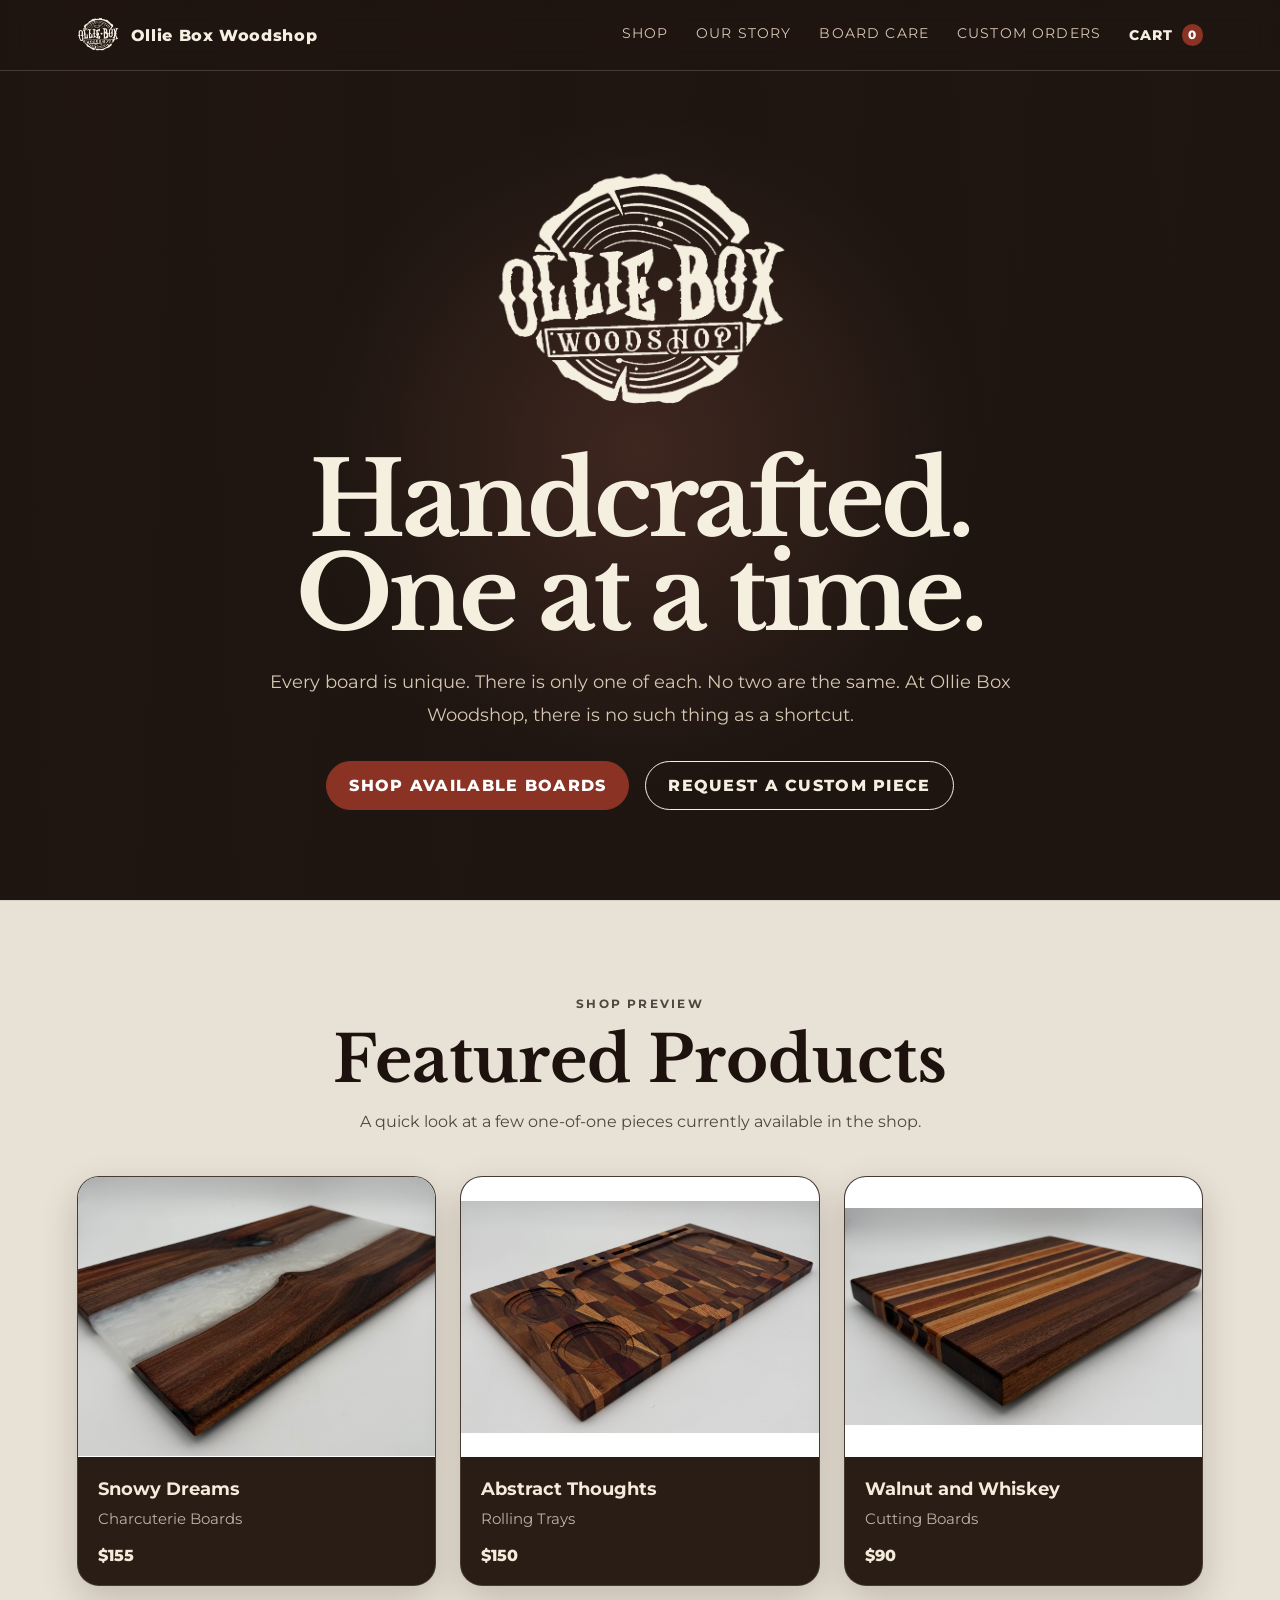
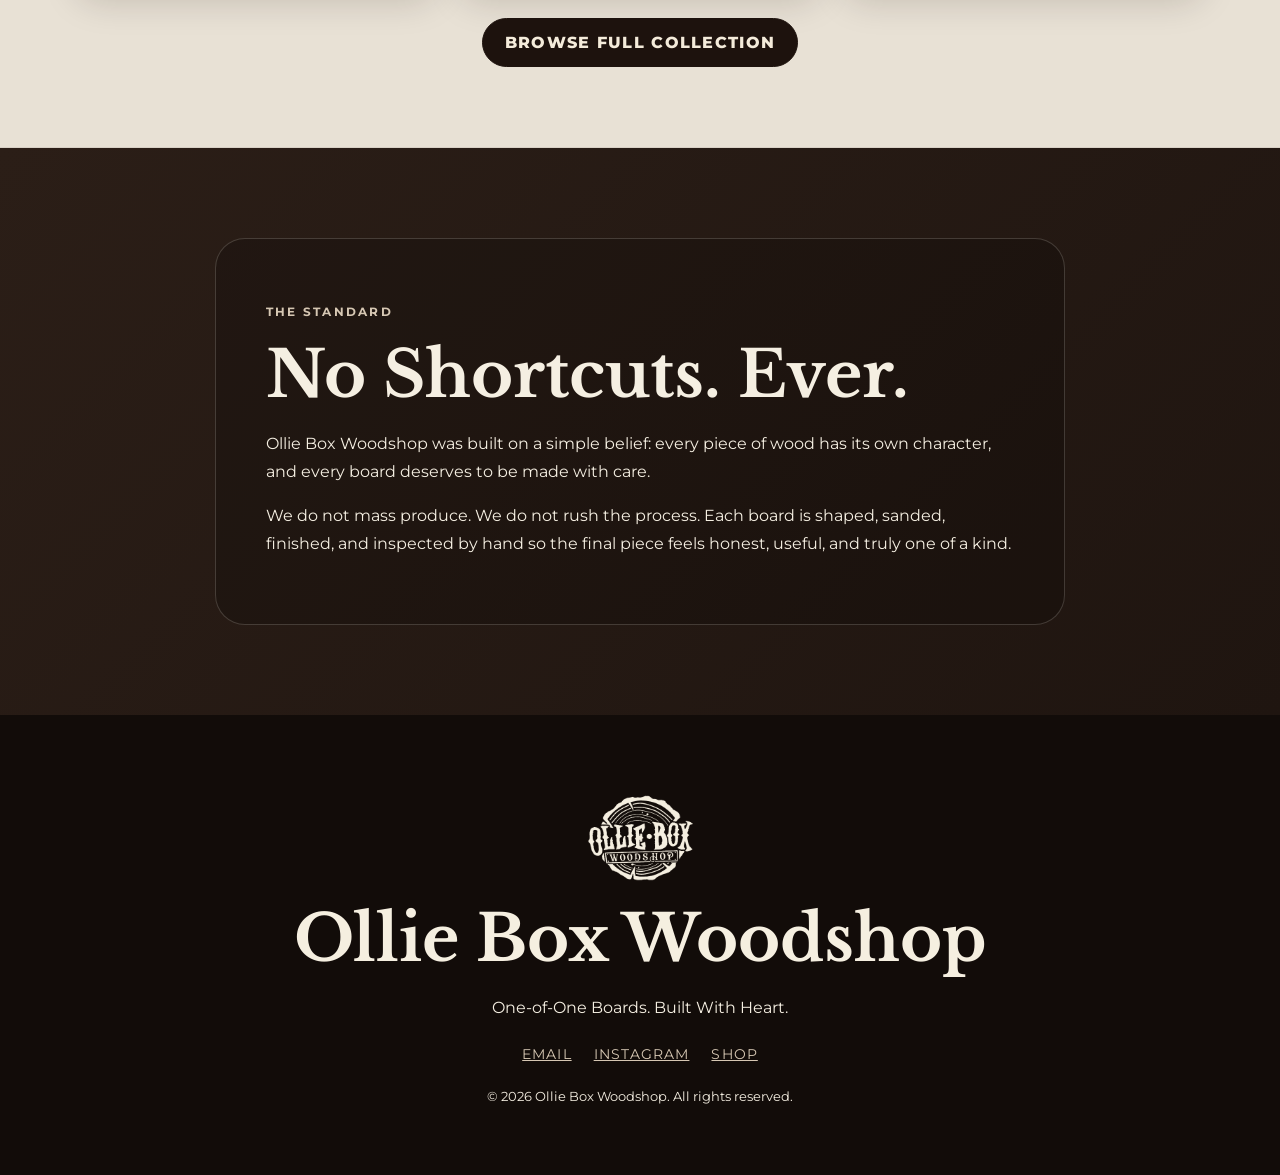
<file: index.html>
<!DOCTYPE html>
<html lang="en">
<head>
  <meta charset="UTF-8" />
  <meta name="viewport" content="width=device-width, initial-scale=1.0" />
  <title>Ollie Box Woodshop | One-of-One Boards</title>
  <meta name="description" content="Ollie Box Woodshop creates one-of-one handcrafted boards built with heart, integrity, and no shortcuts." />
  <link rel="preconnect" href="https://fonts.googleapis.com">
  <link rel="preconnect" href="https://fonts.gstatic.com" crossorigin>
  <link href="https://fonts.googleapis.com/css2?family=Libre+Baskerville:wght@400;700&family=Montserrat:wght@500;600;700;800&display=swap" rel="stylesheet">
  <link rel="stylesheet" href="styles.css" />
  <style>
    .hero-logo {
      background: transparent !important;
      border-radius: 0 !important;
      box-shadow: none !important;
      filter: none !important;
    }

    .footer img {
      background: transparent !important;
      border-radius: 0 !important;
      box-shadow: none !important;
      filter: brightness(0) saturate(100%) invert(92%) sepia(13%) saturate(318%) hue-rotate(337deg) brightness(105%) contrast(92%) !important;
    }

    .brand img {
      width: 42px;
      height: auto;
      background: transparent !important;
      border-radius: 0 !important;
      box-shadow: none !important;
      filter: brightness(0) saturate(100%) invert(92%) sepia(13%) saturate(318%) hue-rotate(337deg) brightness(105%) contrast(92%) !important;
    }

    .hero-logo {
      width: 300px;
      max-width: 60vw;
      height: auto !important;
      max-height: none !important;
      object-fit: contain !important;
      display: block;
      margin: 0 auto 0.5rem;
      padding-top: 0.25rem;
      filter: brightness(0) saturate(100%) invert(92%) sepia(13%) saturate(318%) hue-rotate(337deg) brightness(105%) contrast(92%) !important;
    }

    .hero h1 {
      font-size: clamp(4.25rem, 8vw, 6.5rem);
      line-height: 0.92;
      margin-bottom: 1.5rem;
      letter-spacing: -0.04em;
      color: #ffffff;
      filter: brightness(0) saturate(100%) invert(92%) sepia(13%) saturate(318%) hue-rotate(337deg) brightness(105%) contrast(92%) !important;
    }

    .footer h2 {
      color: #ffffff;
      filter: brightness(0) saturate(100%) invert(92%) sepia(13%) saturate(318%) hue-rotate(337deg) brightness(105%) contrast(92%) !important;
    }

    .home-featured-section {
      padding: 5rem 6vw;
      background: #e8e1d5;
      border-top: 1px solid rgba(29, 18, 13, 0.08);
      border-bottom: 1px solid rgba(29, 18, 13, 0.08);
    }

    .home-featured-header {
      max-width: 760px;
      margin: 0 auto 2.5rem;
      text-align: center;
    }

    .home-featured-header h2 {
      margin: 0.25rem 0 0.75rem;
      font-family: "Libre Baskerville", serif;
      font-size: clamp(2.5rem, 5vw, 4rem);
      line-height: 1;
      color: #1d120d;
    }

    .home-featured-header p {
      color: rgba(29, 18, 13, 0.75);
    }

    .home-featured-grid {
      display: grid;
      grid-template-columns: repeat(3, minmax(0, 1fr));
      gap: 1.5rem;
      max-width: 1180px;
      margin: 0 auto;
    }

    .home-product-card {
      display: flex;
      flex-direction: column;
      overflow: hidden;
      border: 1px solid rgba(244, 235, 218, 0.14);
      border-radius: 22px;
      background: #2a1d16;
      text-decoration: none;
      color: #f4ebda;
      transition: transform 0.2s ease, border-color 0.2s ease, background 0.2s ease, box-shadow 0.2s ease;
      box-shadow: 0 14px 36px rgba(29, 18, 13, 0.18);
    }

    .home-product-card:hover {
      transform: translateY(-6px);
      border-color: rgba(244, 235, 218, 0.32);
      background: #33231a;
      box-shadow: 0 18px 44px rgba(29, 18, 13, 0.24);
    }

    .home-product-card img {
      width: 100%;
      height: 280px;
      object-fit: contain;
      object-position: center;
      display: block;
      background: #ffffff;
      padding: 0;
      box-sizing: border-box;
      transform: none;
    }

    @media (max-width: 850px) {
      .hero {
        min-height: 86vh;
        padding: 7rem 1.25rem 4rem;
      }

      .hero-logo {
        width: 220px;
        max-width: 72vw;
        margin-bottom: 0.75rem;
      }

      .hero h1 {
        font-size: clamp(3.25rem, 16vw, 4.75rem);
        line-height: 0.94;
        margin-bottom: 1.25rem;
      }

      .hero-copy {
        max-width: 34rem;
        margin-left: auto;
        margin-right: auto;
        font-size: 1rem;
      }

      .hero-actions {
        width: 100%;
        align-items: stretch;
      }

      .hero-actions .btn {
        width: 100%;
        justify-content: center;
      }

      .home-featured-section {
        padding: 3.75rem 1.25rem;
      }

      .home-featured-header {
        margin-bottom: 2rem;
      }

      .home-featured-header h2 {
        font-size: clamp(2.25rem, 11vw, 3.25rem);
      }

      .home-product-card img {
        height: 260px;
      }
    }

    .home-product-info {
      padding: 1.25rem;
    }

    .home-product-info h3 {
      margin: 0 0 0.4rem;
      font-size: 1.15rem;
      color: #f4ebda;
    }

    .home-product-info p {
      margin: 0;
      color: rgba(244, 235, 218, 0.72);
      font-size: 0.95rem;
    }

    .home-product-price {
      display: block;
      margin-top: 0.8rem;
      font-weight: 800;
      color: #f4ebda;
    }

    .home-featured-actions {
      margin-top: 2rem;
      text-align: center;
    }

    .home-featured-actions .btn.secondary {
      background: #1d120d;
      border-color: #1d120d;
      color: #f4ebda;
    }

    .home-featured-actions .btn.secondary:hover {
      background: #2a1a13;
      border-color: #2a1a13;
      color: #f4ebda;
    }

    @media (max-width: 850px) {
      .home-featured-grid {
        grid-template-columns: 1fr;
        gap: 1.25rem;
      }

      .home-featured-actions .btn {
        width: 100%;
        justify-content: center;
      }
    }

    @media (max-width: 480px) {
      .hero {
        min-height: 82vh;
        padding-top: 6.5rem;
      }

      .hero-logo {
        width: 185px;
        max-width: 70vw;
      }

      .hero h1 {
        font-size: clamp(2.85rem, 15vw, 3.8rem);
      }

      .hero-copy {
        font-size: 0.95rem;
      }

      .home-product-card img {
        height: 230px;
      }
    }
</style>
  <!-- Google tag (gtag.js) -->
  <script async src="https://www.googletagmanager.com/gtag/js?id=G-DNTYYRZPH8"></script>
  <script>
    window.dataLayer = window.dataLayer || [];
    function gtag(){dataLayer.push(arguments);}
    gtag('js', new Date());

    gtag('config', 'G-DNTYYRZPH8');
  </script>
</head>
<body>
  <script>
window.SnipcartSettings = {
  publicApiKey: "ODY3MTI3MjAtZTcwNS00YzgxLTk0M2YtZDcwNWU2NmUyYzNkNjM5MTM4NjkxNjg4MDY2MTky",
  loadStrategy: "on-user-interaction",
  modalStyle: "side",
};
</script>

<script async src="https://cdn.snipcart.com/themes/v3.4.1/default/snipcart.js"></script>

<link rel="stylesheet" href="https://cdn.snipcart.com/themes/v3.4.1/default/snipcart.css" />

<div hidden id="snipcart"
data-api-key="ODY3MTI3MjAtZTcwNS00YzgxLTk0M2YtZDcwNWU2NmUyYzNkNjM5MTM4NjkxNjg4MDY2MTky"
data-config-add-product-behavior="none"
data-config-modal-style="side"></div>
  <header class="site-header">
    <a class="brand" href="index.html" aria-label="Ollie Box Woodshop Home">
      <img src="assets/logo-transparent.png" alt="Ollie Box Woodshop logo" />
      <span>Ollie Box Woodshop</span>
    </a>

<nav class="nav-links" aria-label="Main navigation">
  <a href="shop.html">Shop</a>
  <a href="our-story.html">Our Story</a>
  <a href="board-care.html">Board Care</a>
  <a href="custom-orders.html">Custom Orders</a>
  <button class="cart-button snipcart-checkout" type="button">
  Cart <span class="snipcart-items-count">0</span>
</button>
</nav>

    <button class="menu-toggle" aria-label="Open menu">☰</button>
  </header>

  <main id="home">
    <section class="hero">
      <div class="hero-overlay"></div>
      <div class="hero-content reveal">
        <img class="hero-logo" src="assets/logo-transparent.png" alt="Ollie Box Woodshop logo" />
        <h1>Handcrafted.<br>One at a time.</h1>
        <p class="hero-copy">Every board is unique. There is only one of each. No two are the same. At Ollie Box Woodshop, there is no such thing as a shortcut.</p>
        <div class="hero-actions">
          <a class="btn primary" href="shop.html">Shop Available Boards</a>
          <a class="btn secondary" href="custom-orders.html">Request a Custom Piece</a>
        </div>
      </div>
    </section>

    <section class="home-featured-section reveal" aria-labelledby="featured-boards-title">
      <div class="home-featured-header">
        <p class="eyebrow">Shop preview</p>
        <h2 id="featured-boards-title">Featured Products</h2>
        <p>A quick look at a few one-of-one pieces currently available in the shop.</p>
      </div>

      <div id="homeFeaturedProducts" class="home-featured-grid"></div>

      <div class="home-featured-actions">
        <a class="btn secondary" href="shop.html">Browse Full Collection</a>
      </div>
    </section>


    <section id="story" class="section story-section">
      <div class="story-card reveal">
        <p class="eyebrow">The standard</p>
        <h2>No Shortcuts. Ever.</h2>
        <p>Ollie Box Woodshop was built on a simple belief: every piece of wood has its own character, and every board deserves to be made with care.</p>
        <p>We do not mass produce. We do not rush the process. Each board is shaped, sanded, finished, and inspected by hand so the final piece feels honest, useful, and truly one of a kind.</p>
      </div>
    </section>
  </main>

  <footer id="contact" class="footer">
    <img src="assets/logo-transparent.png" alt="Ollie Box Woodshop logo" />
    <h2>Ollie Box Woodshop</h2>
    <p>One-of-One Boards. Built With Heart.</p>
    <div class="footer-links">
      <a href="mailto:ollieboxwoodshop@gmail.com">Email</a>
      <a href="https://instagram.com/ollieboxwoodshop" target="_blank" rel="noreferrer">Instagram</a>
      <a href="shop.html">Shop</a>
    </div>
    <small>© <span id="year"></span> Ollie Box Woodshop. All rights reserved.</small>
  </footer>

  <script>
    async function loadHomeFeaturedProducts() {
      const featuredContainer = document.getElementById("homeFeaturedProducts");
      if (!featuredContainer) return;

      try {
        const productPaths = ["data/products.json", "./data/products.json"];
        let response = null;

        for (const path of productPaths) {
          response = await fetch(path, { cache: "no-store" });
          if (response.ok) break;
        }

        if (!response || !response.ok) throw new Error("Could not load products file");

        const products = await response.json();
        const productList = Array.isArray(products)
          ? products
          : products.products || products.items || products.boards || [];

        const availableProducts = productList.filter((product) => {
          const stockValue = Number(product.stock ?? product.inventory ?? product.quantity ?? 1);
          return stockValue > 0 && product.soldOut !== true;
        });

        const featuredProducts = availableProducts
          .filter((product) => product.featured === true || String(product.featured).toLowerCase() === "true")
          .slice(0, 3);

        const productsToShow = featuredProducts.length > 0
          ? featuredProducts
          : availableProducts.slice(0, 3);

        if (productsToShow.length === 0) {
          featuredContainer.innerHTML = "<p>No boards are currently available. Check back soon.</p>";
          return;
        }

        featuredContainer.innerHTML = productsToShow.map((product) => {
          const escapeHtml = (value) => String(value || "")
            .replace(/&/g, "&amp;")
            .replace(/"/g, "&quot;")
            .replace(/'/g, "&#39;")
            .replace(/</g, "&lt;")
            .replace(/>/g, "&gt;");
          const productName = product.name || product.title || "One-of-One Board";
          const safeProductName = escapeHtml(productName);
          const rawPrice = product.price ?? product.priceAmount ?? product.amount ?? product.cost ?? "";
          const numericPrice = typeof rawPrice === "number"
            ? rawPrice
            : Number(String(rawPrice).replace(/[^0-9.]/g, ""));
          const productPrice = Number.isFinite(numericPrice) && numericPrice > 0
            ? `$${numericPrice.toLocaleString()}`
            : "View details";
          const productImage = Array.isArray(product.images) && product.images.length > 0
            ? product.images[0]
            : product.image || product.imageUrl || product.mainImage || product.photo || product.thumbnail || "";
          const rawCategory = product.category || product.woodType || "Handcrafted board";
          const productCategory = String(rawCategory)
            .replace(/-/g, " ")
            .replace(/\b\w/g, (letter) => letter.toUpperCase());
          const productId = product.id || product.slug || productName.toLowerCase().replace(/[^a-z0-9]+/g, "-").replace(/^-|-$/g, "");

          return `
            <a class="home-product-card" href="shop.html#${escapeHtml(productId)}">
              ${productImage ? `<img src="${escapeHtml(productImage)}" alt="${safeProductName}">` : ""}
              <div class="home-product-info">
                <h3>${safeProductName}</h3>
                <p>${escapeHtml(productCategory)}</p>
                <span class="home-product-price">${escapeHtml(productPrice)}</span>
              </div>
            </a>
          `;
        }).join("");
      } catch (error) {
        console.error("Featured boards failed to load:", error);
        featuredContainer.innerHTML = "<p>Featured boards are loading soon.</p>";
      }
    }

    loadHomeFeaturedProducts();
  </script>
  <script src="script.js"></script>
</body>
</html>
</file>
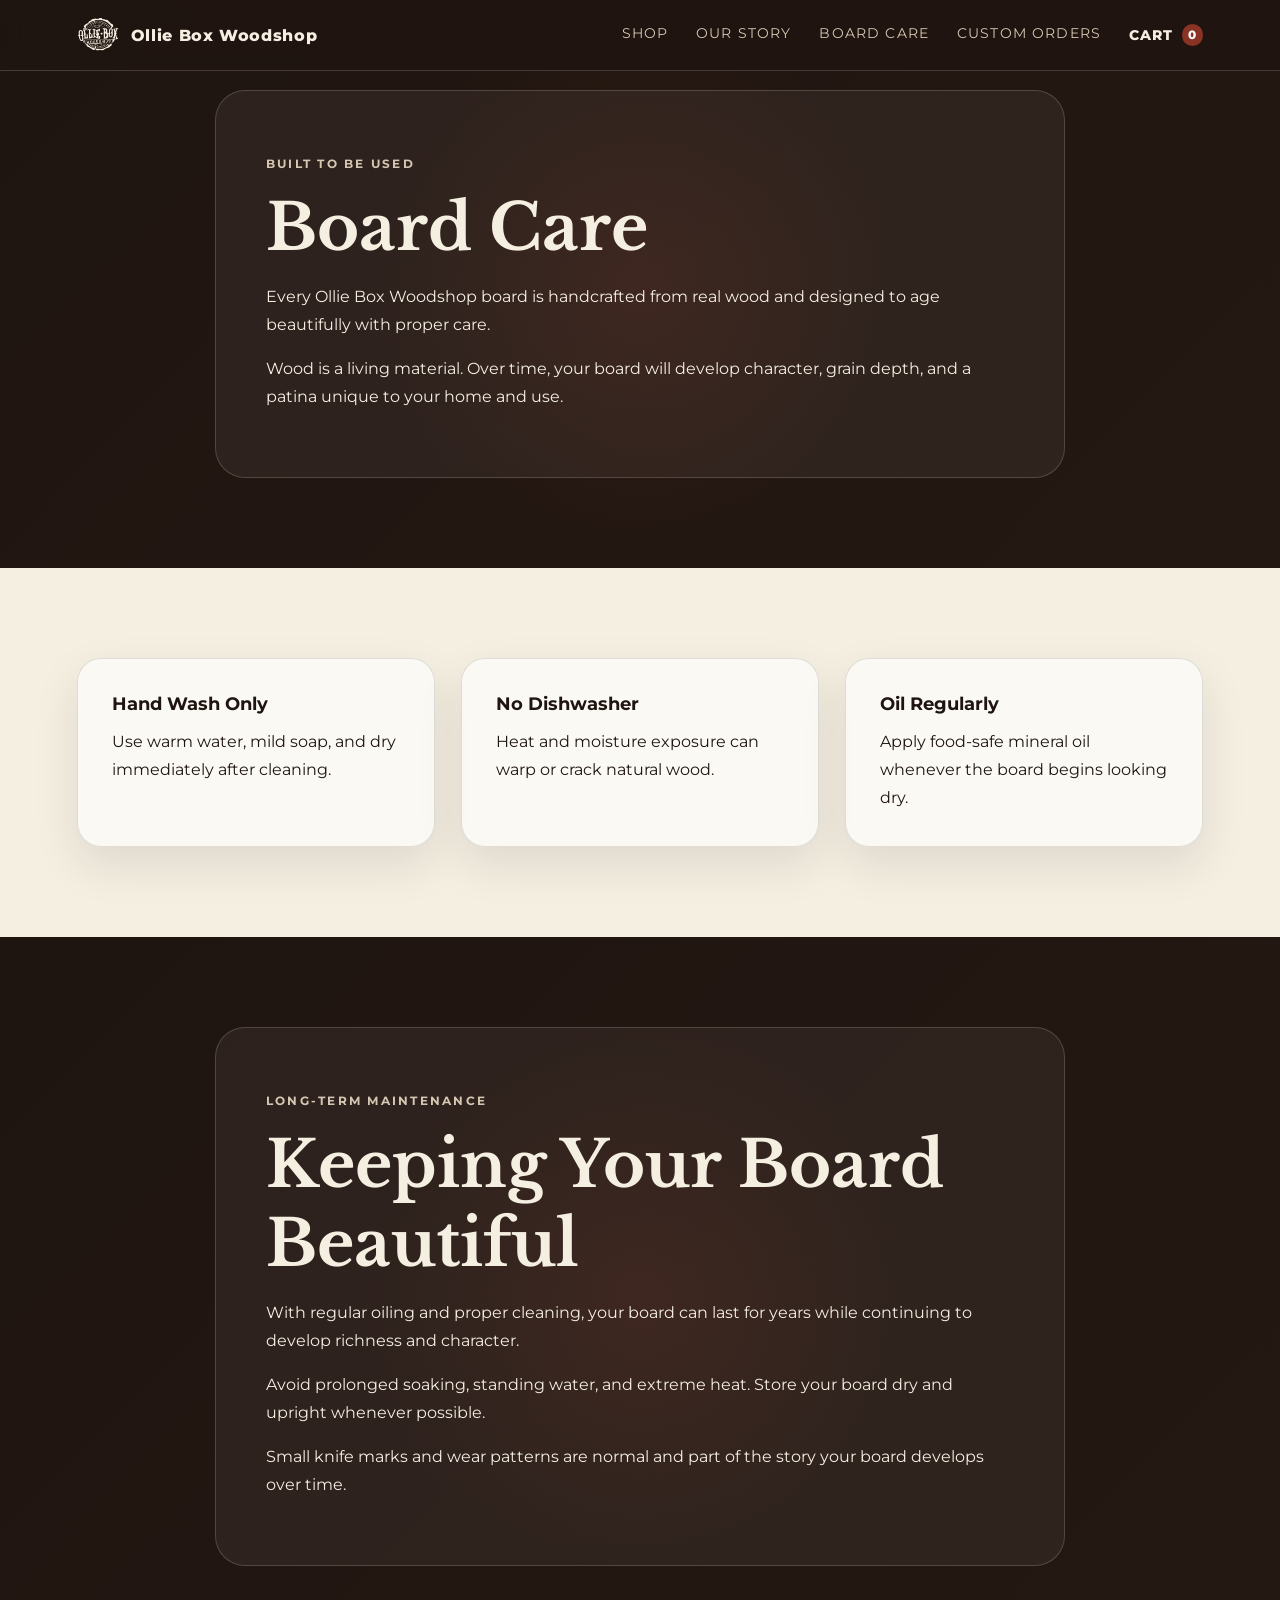
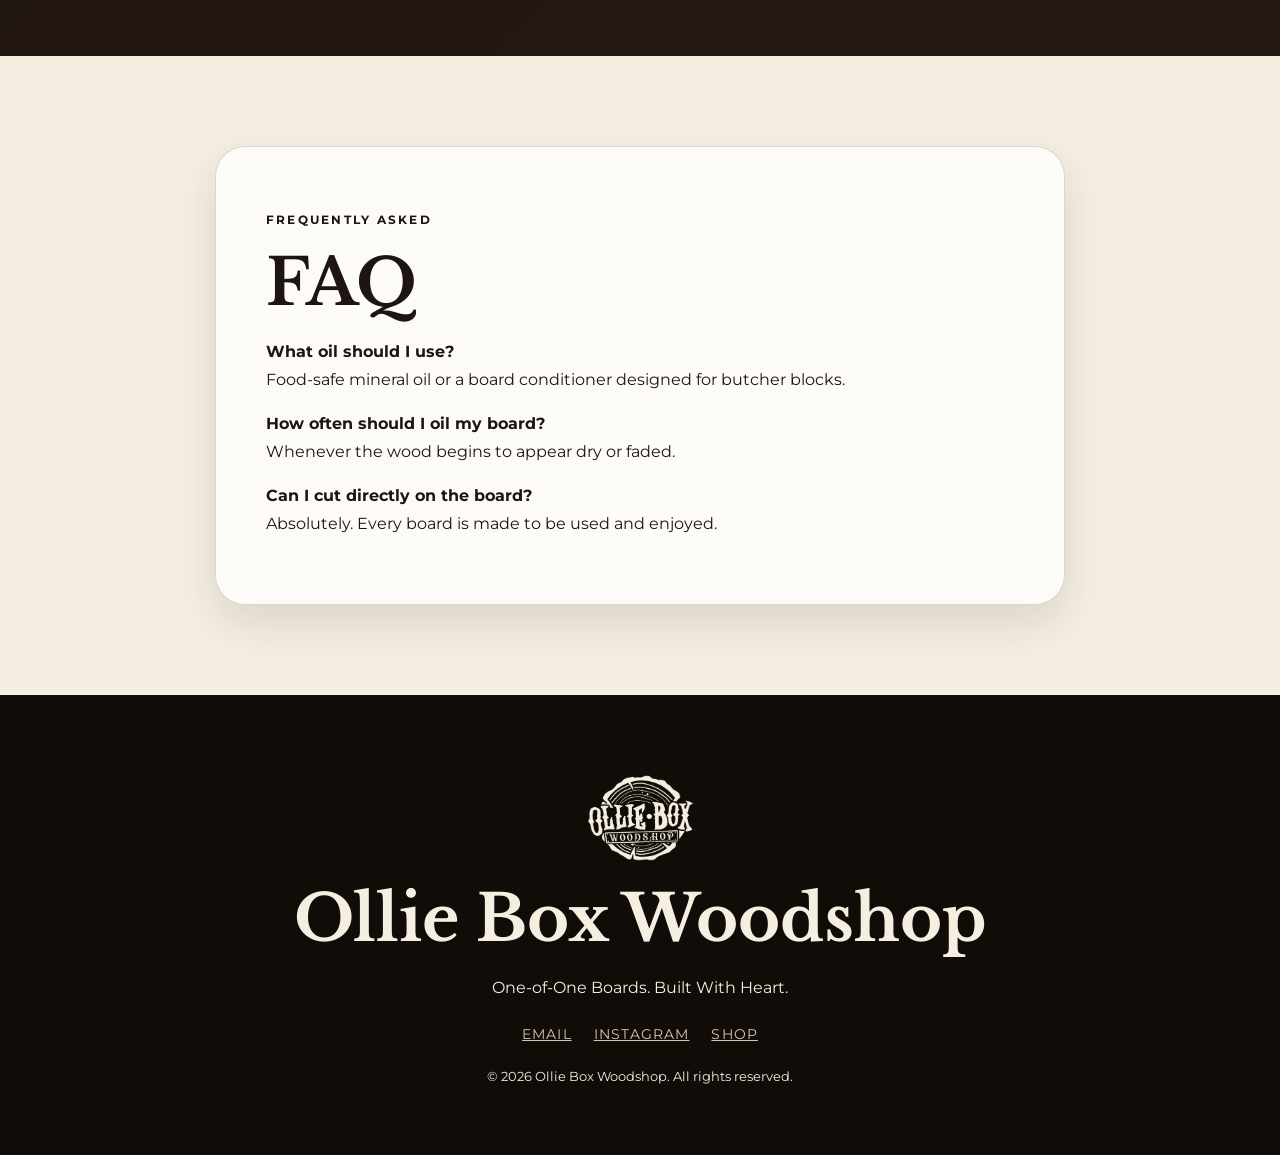
<file: board-care.html>
<!DOCTYPE html>
<html lang="en">
<head>
  <meta charset="UTF-8" />
  <meta name="viewport" content="width=device-width, initial-scale=1.0" />

  <title>Board Care | Ollie Box Woodshop</title>

  <meta
    name="description"
    content="Learn how to properly care for your handcrafted Ollie Box Woodshop board."
  />

  <link rel="preconnect" href="https://fonts.googleapis.com">
  <link rel="preconnect" href="https://fonts.gstatic.com" crossorigin>

  <link
    href="https://fonts.googleapis.com/css2?family=Libre+Baskerville:wght@400;700&family=Montserrat:wght@500;600;700;800&display=swap"
    rel="stylesheet"
  >

  <link rel="stylesheet" href="styles.css" />
  <!-- Google tag (gtag.js) -->
  <script async src="https://www.googletagmanager.com/gtag/js?id=G-DNTYYRZPH8"></script>
  <script>
    window.dataLayer = window.dataLayer || [];
    function gtag(){dataLayer.push(arguments);}
    gtag('js', new Date());

    gtag('config', 'G-DNTYYRZPH8');
  </script>
</head>

<body>
  <script>
window.SnipcartSettings = {
  publicApiKey: "ODY3MTI3MjAtZTcwNS00YzgxLTk0M2YtZDcwNWU2NmUyYzNkNjM5MTM4NjkxNjg4MDY2MTky",
  loadStrategy: "on-user-interaction",
  modalStyle: "side",
};
</script>

<script async src="https://cdn.snipcart.com/themes/v3.4.1/default/snipcart.js"></script>

<link rel="stylesheet" href="https://cdn.snipcart.com/themes/v3.4.1/default/snipcart.css" />

<div hidden id="snipcart"
data-api-key="ODY3MTI3MjAtZTcwNS00YzgxLTk0M2YtZDcwNWU2NmUyYzNkNjM5MTM4NjkxNjg4MDY2MTky"
data-config-add-product-behavior="none"
data-config-modal-style="side"></div>

  <header class="site-header">

    <a class="brand" href="index.html" aria-label="Ollie Box Woodshop Home">
      <img src="assets/logo-transparent.png" alt="Ollie Box Woodshop logo" />
      <span>Ollie Box Woodshop</span>
    </a>

    <nav class="nav-links" aria-label="Main navigation">
      <a href="shop.html">Shop</a>
      <a href="our-story.html">Our Story</a>
      <a href="board-care.html">Board Care</a>
      <a href="custom-orders.html">Custom Orders</a>
      <button class="cart-button snipcart-checkout" type="button">
  Cart <span class="snipcart-items-count">0</span>
</button>
    </nav>

    <button class="menu-toggle" aria-label="Open menu">☰</button>

  </header>

  <main>

    <section class="section story-section board-care-dark-section">

      <div class="story-card reveal">

        <p class="eyebrow">Built to be used</p>

        <h2>Board Care</h2>

        <p>
          Every Ollie Box Woodshop board is handcrafted from real wood
          and designed to age beautifully with proper care.
        </p>

        <p>
          Wood is a living material. Over time, your board will develop
          character, grain depth, and a patina unique to your home and use.
        </p>

      </div>

    </section>

    <section class="section care-grid-section board-care-light-section">

      <div class="care-grid">

        <div class="care-card reveal">
          <h3>Hand Wash Only</h3>

          <p>
            Use warm water, mild soap, and dry immediately after cleaning.
          </p>
        </div>

        <div class="care-card reveal">
          <h3>No Dishwasher</h3>

          <p>
            Heat and moisture exposure can warp or crack natural wood.
          </p>
        </div>

        <div class="care-card reveal">
          <h3>Oil Regularly</h3>

          <p>
            Apply food-safe mineral oil whenever the board begins looking dry.
          </p>
        </div>

      </div>

    </section>

    <section class="section story-section board-care-dark-section">

      <div class="story-card reveal">

        <p class="eyebrow">Long-term maintenance</p>

        <h2>Keeping Your Board Beautiful</h2>

        <p>
          With regular oiling and proper cleaning, your board can last for years
          while continuing to develop richness and character.
        </p>

        <p>
          Avoid prolonged soaking, standing water, and extreme heat.
          Store your board dry and upright whenever possible.
        </p>

        <p>
          Small knife marks and wear patterns are normal and part of the story
          your board develops over time.
        </p>

      </div>

    </section>

    <section class="section story-section board-care-light-section">

      <div class="story-card reveal">

        <p class="eyebrow">Frequently asked</p>

        <h2>FAQ</h2>

        <p>
          <strong>What oil should I use?</strong><br>
          Food-safe mineral oil or a board conditioner designed for butcher blocks.
        </p>

        <p>
          <strong>How often should I oil my board?</strong><br>
          Whenever the wood begins to appear dry or faded.
        </p>

        <p>
          <strong>Can I cut directly on the board?</strong><br>
          Absolutely. Every board is made to be used and enjoyed.
        </p>

      </div>

    </section>

  </main>

  <footer id="contact" class="footer">

    <img src="assets/logo-transparent.png" alt="Ollie Box Woodshop logo" />

    <h2>Ollie Box Woodshop</h2>

    <p>One-of-One Boards. Built With Heart.</p>

    <div class="footer-links">

      <a href="mailto:ollieboxwoodshop@gmail.com">
        Email
      </a>

      <a
        href="https://instagram.com/ollieboxwoodshop"
        target="_blank"
        rel="noreferrer"
      >
        Instagram
      </a>

      <a href="shop.html">
        Shop
      </a>

    </div>

    <small>
      © <span id="year"></span> Ollie Box Woodshop.
      All rights reserved.
    </small>

  </footer>

  <script src="script.js"></script>

</body>
</html>
</file>
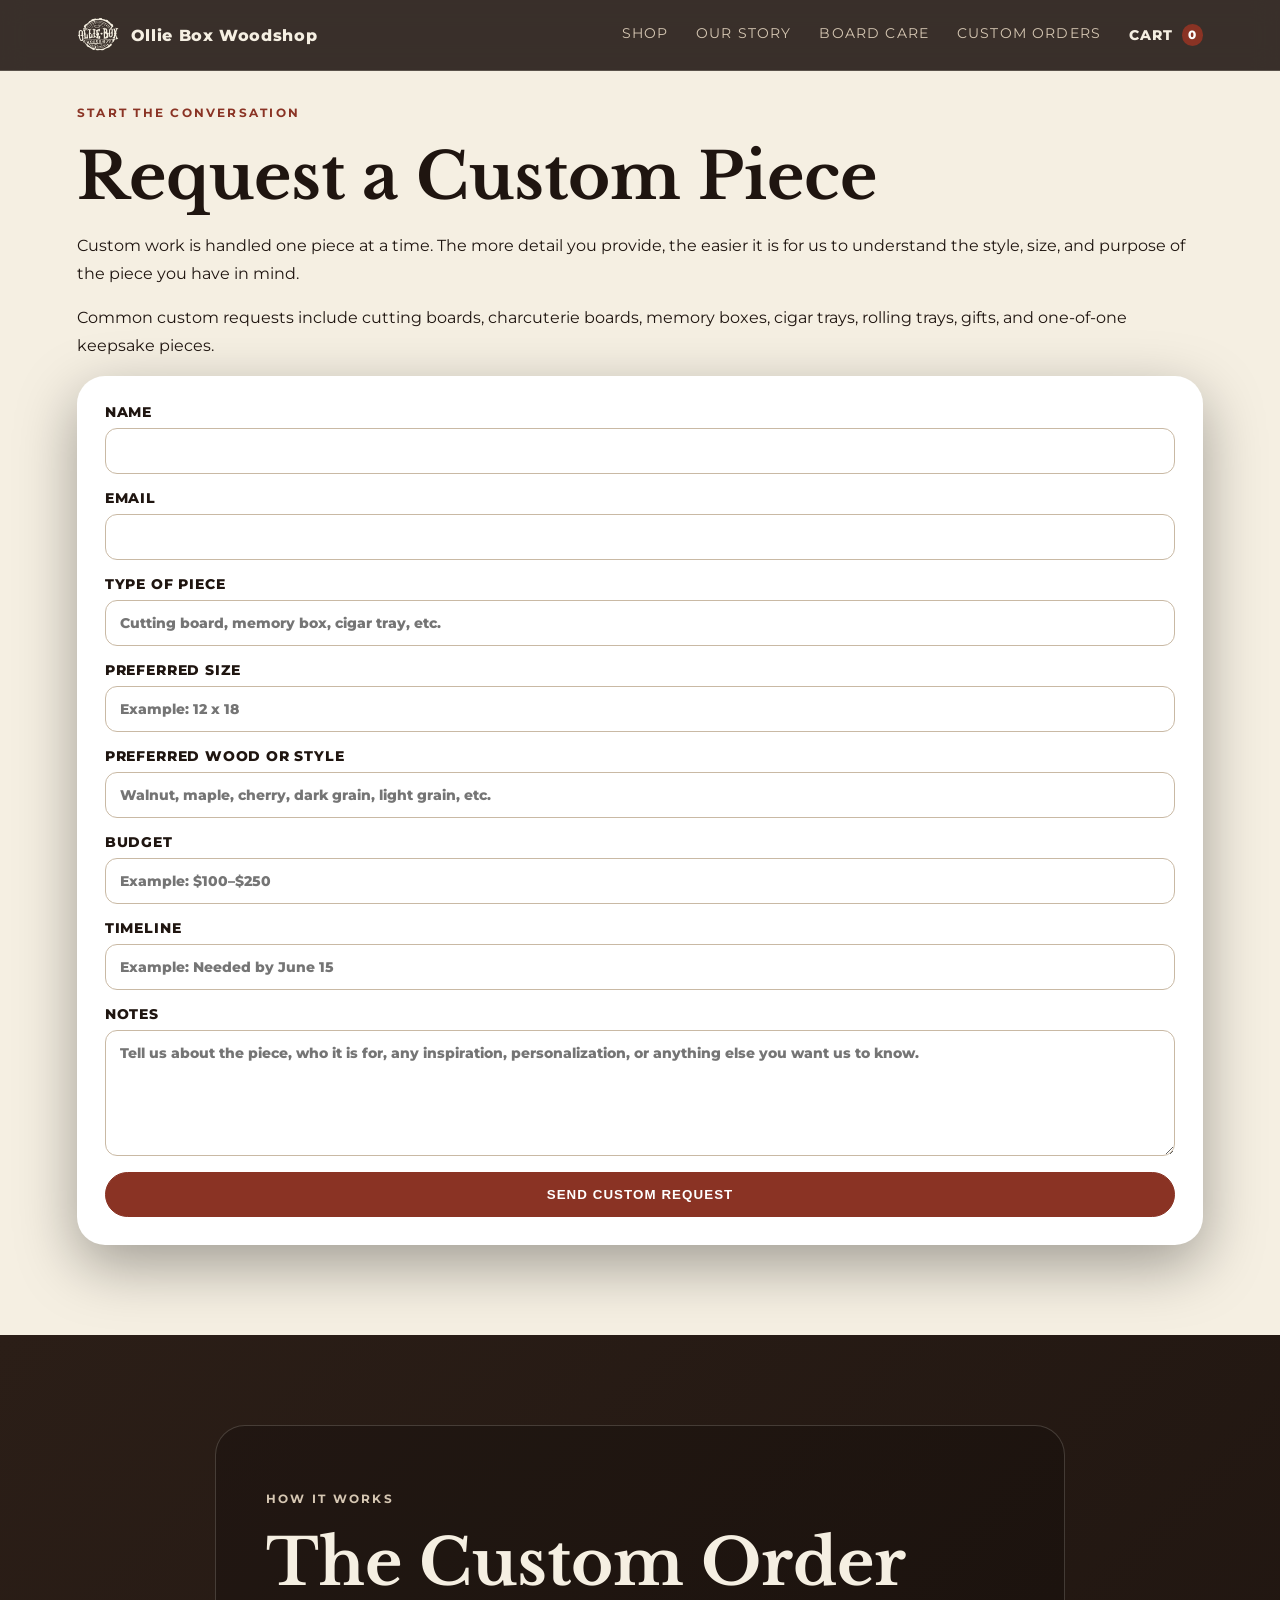
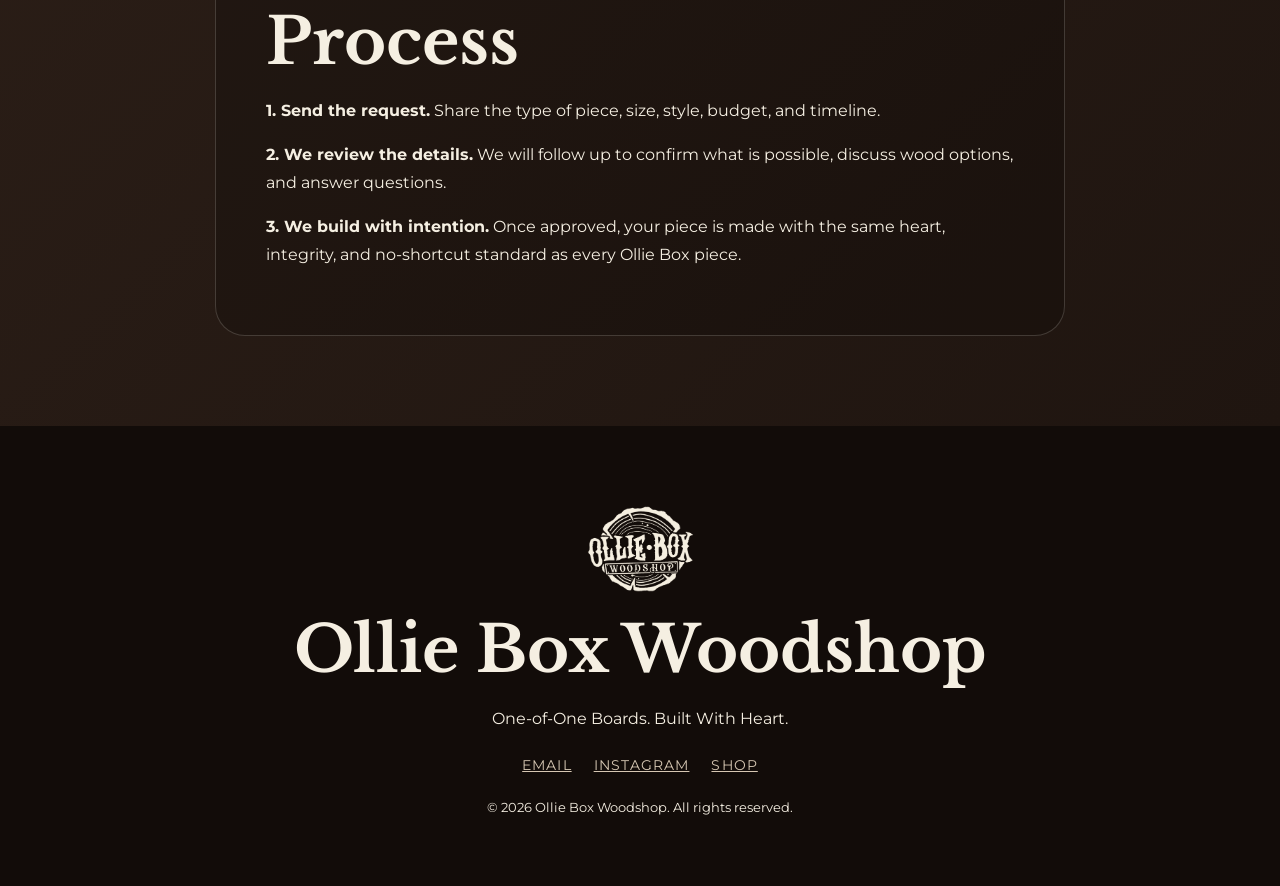
<file: custom-orders.html>
<!DOCTYPE html>
<html lang="en">
<head>
  <meta charset="UTF-8" />
  <meta name="viewport" content="width=device-width, initial-scale=1.0" />
  <title>Custom Orders | Ollie Box Woodshop</title>
  <meta name="description" content="Request a custom handcrafted piece from Ollie Box Woodshop." />

  <link rel="preconnect" href="https://fonts.googleapis.com">
  <link rel="preconnect" href="https://fonts.gstatic.com" crossorigin>

  <link href="https://fonts.googleapis.com/css2?family=Libre+Baskerville:wght@400;700&family=Montserrat:wght@500;600;700;800&display=swap" rel="stylesheet">

  <link rel="stylesheet" href="styles.css" />
  <!-- Google tag (gtag.js) -->
  <script async src="https://www.googletagmanager.com/gtag/js?id=G-DNTYYRZPH8"></script>
  <script>
    window.dataLayer = window.dataLayer || [];
    function gtag(){dataLayer.push(arguments);}
    gtag('js', new Date());

    gtag('config', 'G-DNTYYRZPH8');
  </script>
</head>

<body>
  <script>
window.SnipcartSettings = {
  publicApiKey: "ODY3MTI3MjAtZTcwNS00YzgxLTk0M2YtZDcwNWU2NmUyYzNkNjM5MTM4NjkxNjg4MDY2MTky",
  loadStrategy: "on-user-interaction",
  modalStyle: "side",
};
</script>

<script async src="https://cdn.snipcart.com/themes/v3.4.1/default/snipcart.js"></script>

<link rel="stylesheet" href="https://cdn.snipcart.com/themes/v3.4.1/default/snipcart.css" />

<div hidden id="snipcart"
data-api-key="ODY3MTI3MjAtZTcwNS00YzgxLTk0M2YtZDcwNWU2NmUyYzNkNjM5MTM4NjkxNjg4MDY2MTky"
data-config-add-product-behavior="none"
data-config-modal-style="side"></div>

  <header class="site-header">
    <a class="brand" href="index.html" aria-label="Ollie Box Woodshop Home">
      <img src="assets/logo-transparent.png" alt="Ollie Box Woodshop logo" />
      <span>Ollie Box Woodshop</span>
    </a>

    <nav class="nav-links" aria-label="Main navigation">
      <a href="shop.html">Shop</a>
      <a href="our-story.html">Our Story</a>
      <a href="board-care.html">Board Care</a>
      <a href="custom-orders.html">Custom Orders</a>
      <button class="cart-button snipcart-checkout" type="button">
  Cart <span class="snipcart-items-count">0</span>
</button>
    </nav>

    <button class="menu-toggle" aria-label="Open menu">☰</button>
  </header>

  <main>


    <section class="section custom-section">

      <div class="custom-content reveal">
        <p class="eyebrow">Start the conversation</p>

        <h2>Request a Custom Piece</h2>

        <p>
          Custom work is handled one piece at a time. The more detail you provide,
          the easier it is for us to understand the style, size, and purpose of the piece you have in mind.
        </p>

        <p>
          Common custom requests include cutting boards, charcuterie boards,
          memory boxes, cigar trays, rolling trays, gifts, and one-of-one keepsake pieces.
        </p>
      </div>

      <form
        action="https://formspree.io/f/xkoyqrky"
        method="POST"
        class="custom-form reveal"
      >
        <input type="hidden" name="_subject" value="New Custom Order Request | Ollie Box Woodshop">

        <label>
          Name
          <input type="text" name="name" required>
        </label>

        <label>
          Email
          <input type="email" name="email" required>
        </label>

        <label>
          Type of piece
          <input
            type="text"
            name="piece"
            placeholder="Cutting board, memory box, cigar tray, etc."
          >
        </label>

        <label>
          Preferred size
          <input
            type="text"
            name="size"
            placeholder="Example: 12 x 18"
          >
        </label>

        <label>
          Preferred wood or style
          <input
            type="text"
            name="wood"
            placeholder="Walnut, maple, cherry, dark grain, light grain, etc."
          >
        </label>

        <label>
          Budget
          <input
            type="text"
            name="budget"
            placeholder="Example: $100–$250"
          >
        </label>

        <label>
          Timeline
          <input
            type="text"
            name="timeline"
            placeholder="Example: Needed by June 15"
          >
        </label>

        <label>
          Notes
          <textarea
            name="message"
            rows="6"
            placeholder="Tell us about the piece, who it is for, any inspiration, personalization, or anything else you want us to know."
          ></textarea>
        </label>

        <button class="btn primary" type="submit">
          Send Custom Request
        </button>

      </form>
    </section>

    <section class="section story-section">

      <div class="story-card reveal">

        <p class="eyebrow">How it works</p>

        <h2>The Custom Order Process</h2>

        <p>
          <strong>1. Send the request.</strong>
          Share the type of piece, size, style, budget, and timeline.
        </p>

        <p>
          <strong>2. We review the details.</strong>
          We will follow up to confirm what is possible, discuss wood options,
          and answer questions.
        </p>

        <p>
          <strong>3. We build with intention.</strong>
          Once approved, your piece is made with the same heart,
          integrity, and no-shortcut standard as every Ollie Box piece.
        </p>

      </div>

    </section>

  </main>

  <footer id="contact" class="footer">
    <img src="assets/logo-transparent.png" alt="Ollie Box Woodshop logo" />

    <h2>Ollie Box Woodshop</h2>

    <p>One-of-One Boards. Built With Heart.</p>

    <div class="footer-links">
      <a href="mailto:ollieboxwoodshop@gmail.com">Email</a>

      <a
        href="https://instagram.com/ollieboxwoodshop"
        target="_blank"
        rel="noreferrer"
      >
        Instagram
      </a>

      <a href="shop.html">Shop</a>
    </div>

    <small>
      © <span id="year"></span> Ollie Box Woodshop.
      All rights reserved.
    </small>
  </footer>

  <script src="script.js"></script>

</body>
</html>
</file>
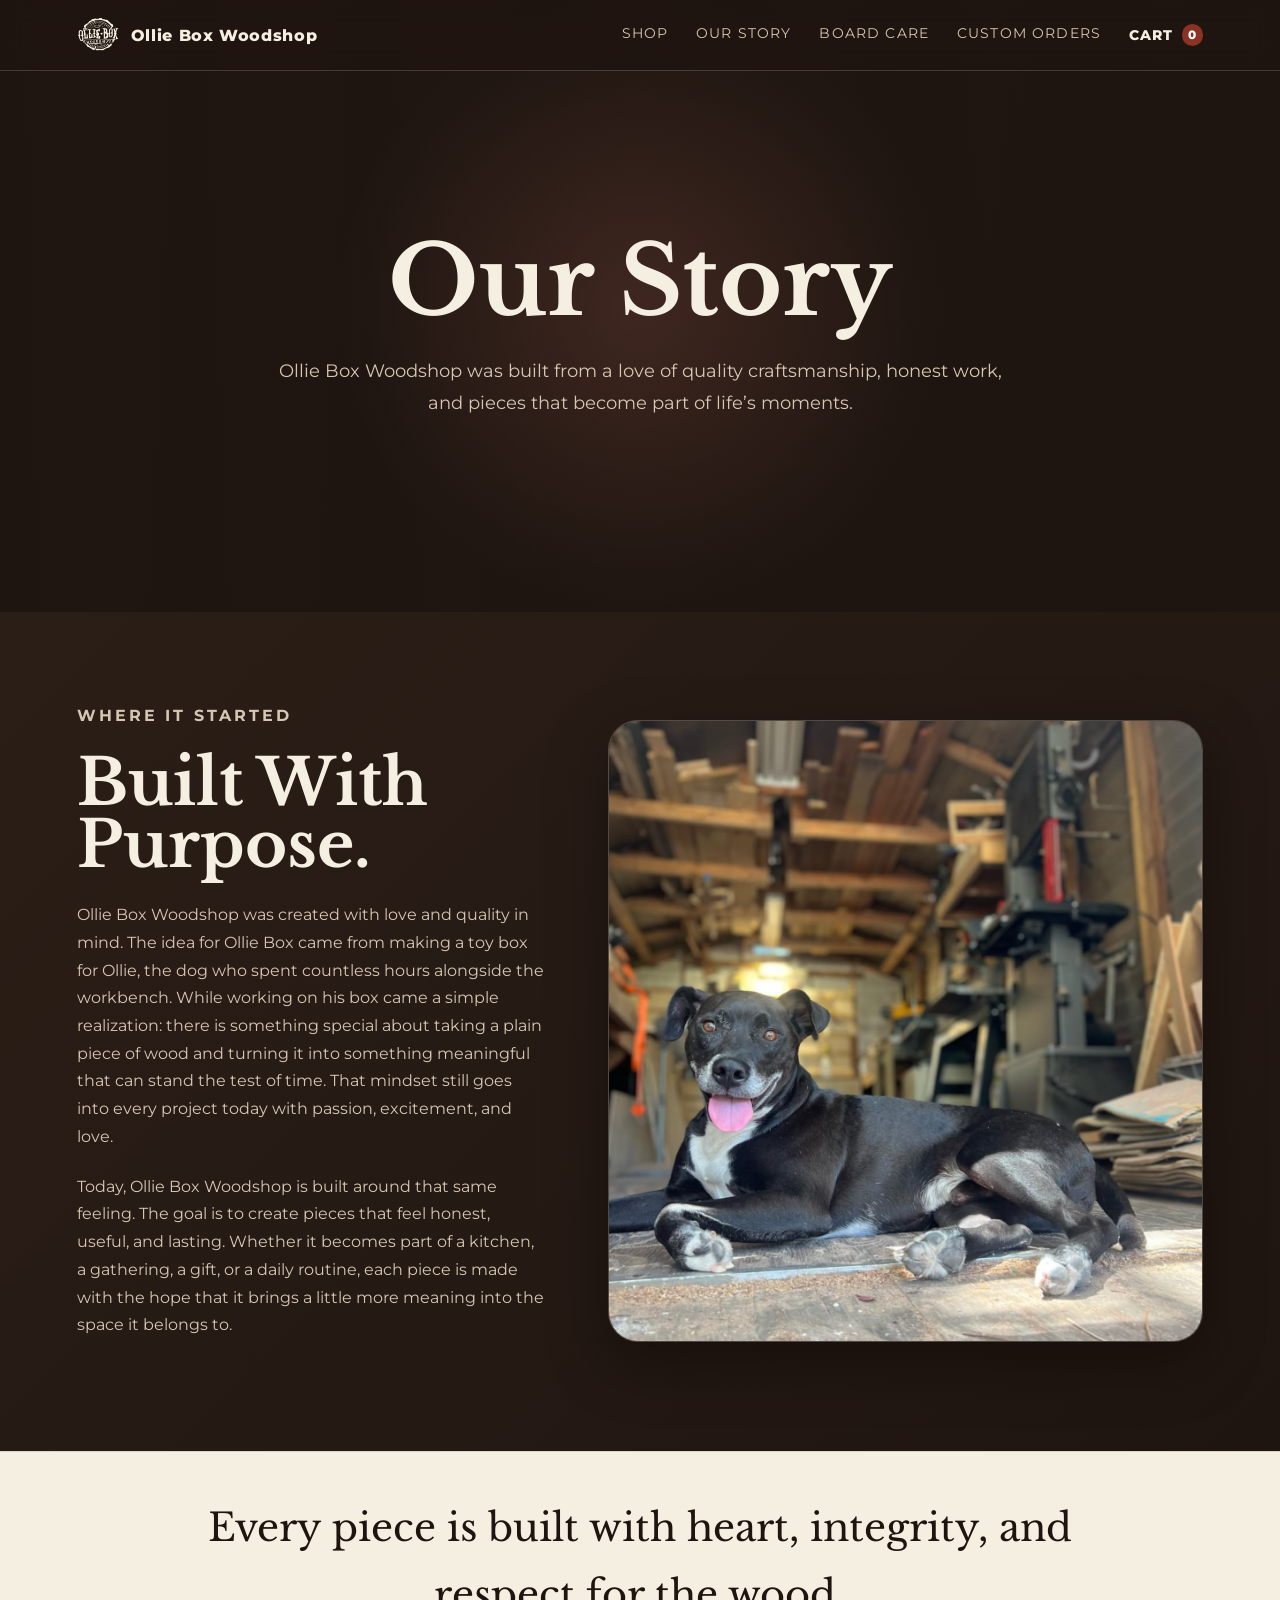
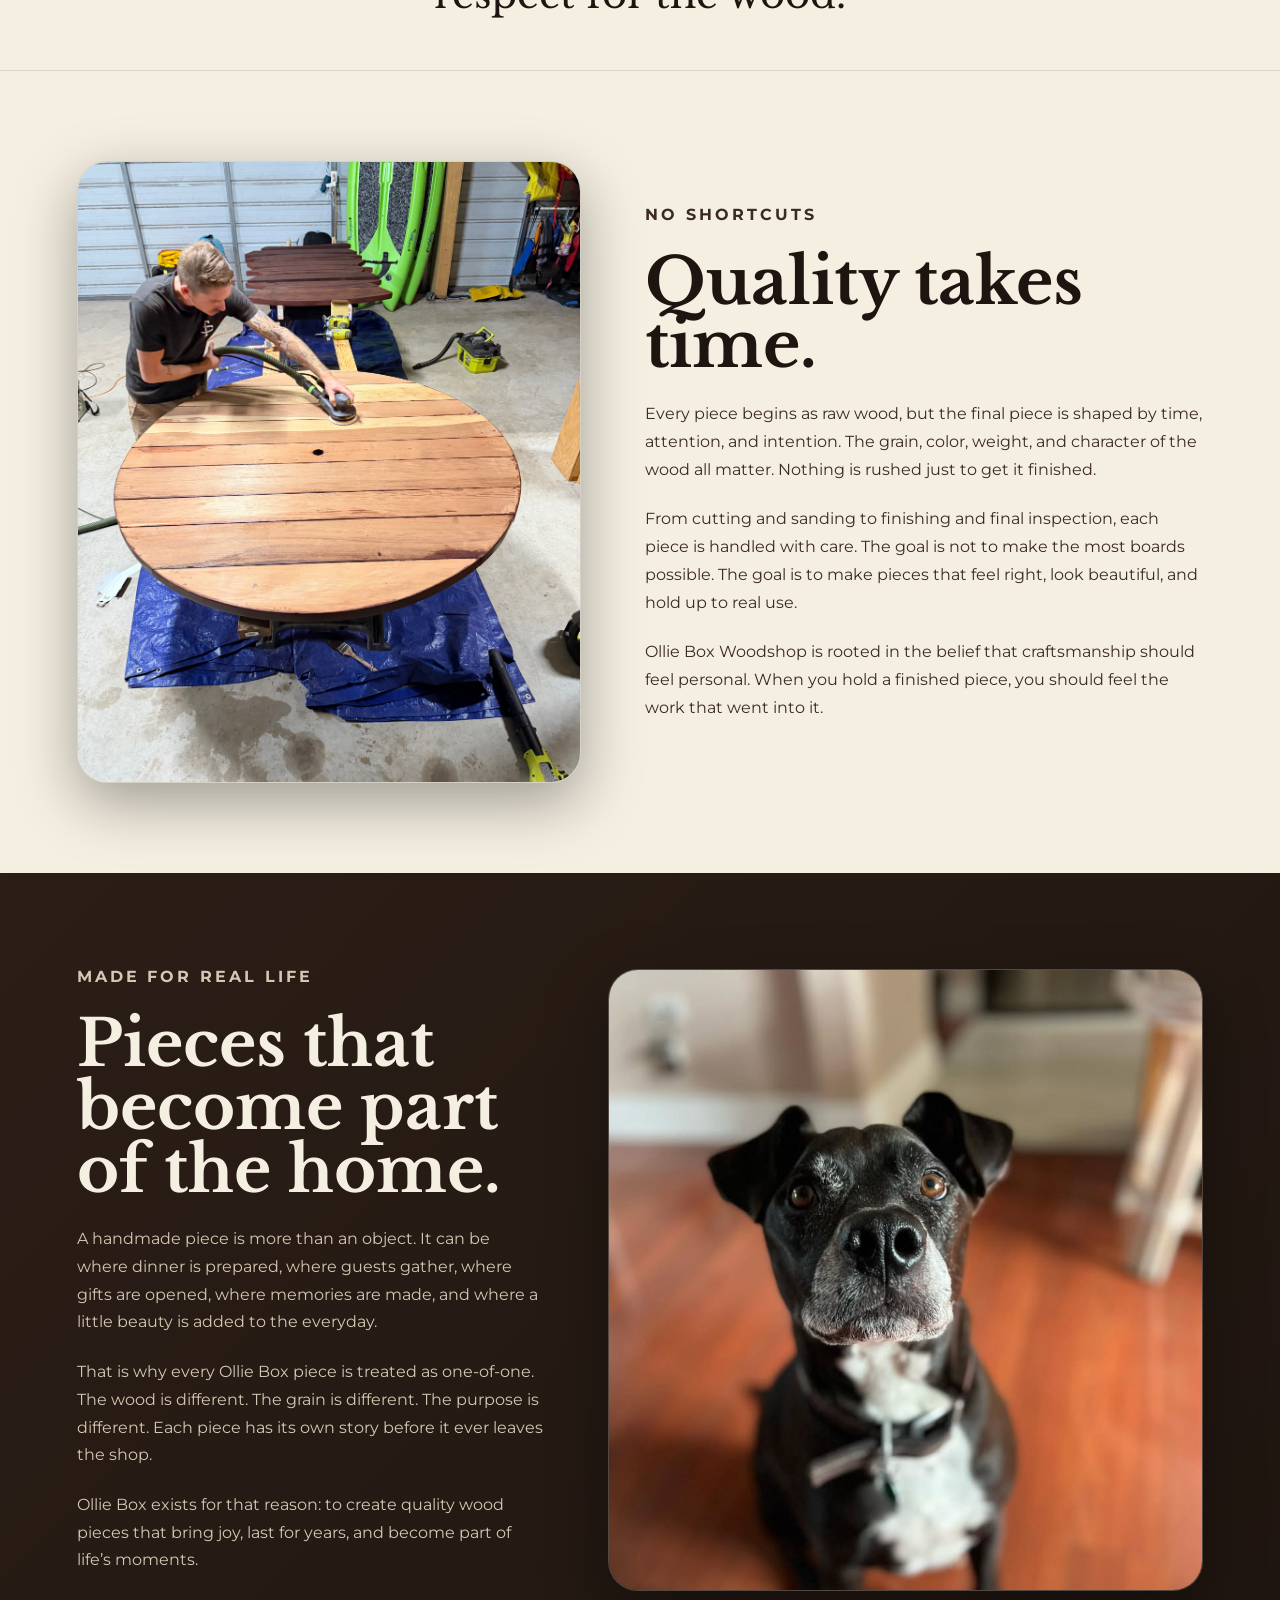
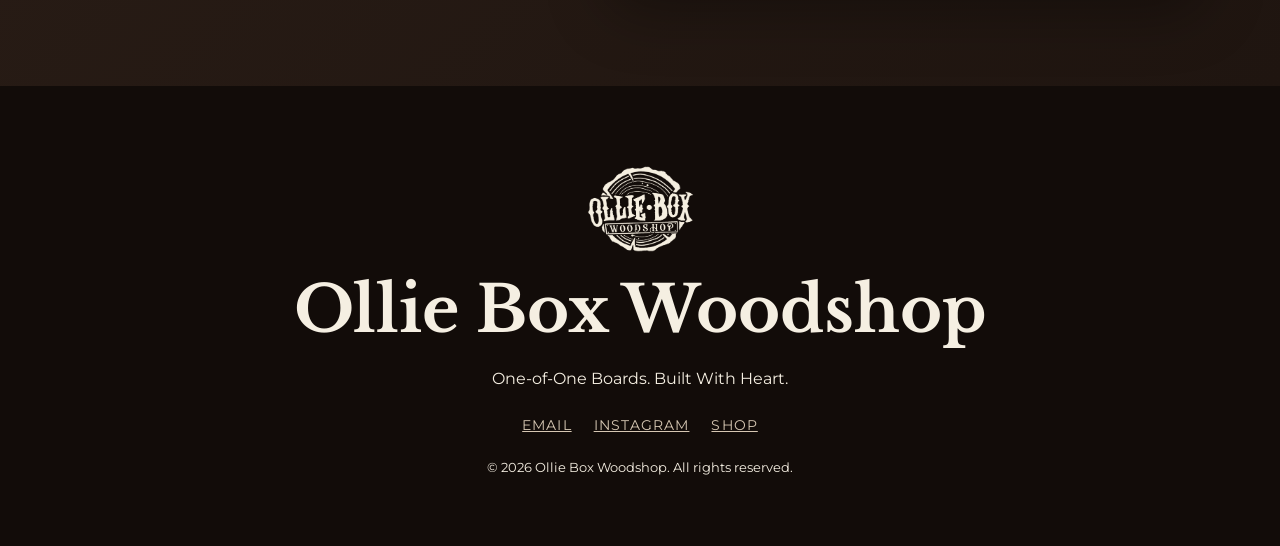
<file: our-story.html>
<!DOCTYPE html>
<html lang="en">
<head>
  <meta charset="UTF-8" />
  <meta name="viewport" content="width=device-width, initial-scale=1.0" />
  <title>Our Story | Ollie Box Woodshop</title>
  <meta name="description" content="The story behind Ollie Box Woodshop: handcrafted wood pieces built with love, quality, and no shortcuts." />
  <link rel="preconnect" href="https://fonts.googleapis.com">
  <link rel="preconnect" href="https://fonts.gstatic.com" crossorigin>
  <link href="https://fonts.googleapis.com/css2?family=Libre+Baskerville:wght@400;700&family=Montserrat:wght@500;600;700;800&display=swap" rel="stylesheet">
  <link rel="stylesheet" href="styles.css" />
  <!-- Google tag (gtag.js) -->
  <script async src="https://www.googletagmanager.com/gtag/js?id=G-DNTYYRZPH8"></script>
  <script>
    window.dataLayer = window.dataLayer || [];
    function gtag(){dataLayer.push(arguments);}
    gtag('js', new Date());

    gtag('config', 'G-DNTYYRZPH8');
  </script>
</head>
<body>
  <script>
window.SnipcartSettings = {
  publicApiKey: "ODY3MTI3MjAtZTcwNS00YzgxLTk0M2YtZDcwNWU2NmUyYzNkNjM5MTM4NjkxNjg4MDY2MTky",
  loadStrategy: "on-user-interaction",
  modalStyle: "side",
};
</script>

<script async src="https://cdn.snipcart.com/themes/v3.4.1/default/snipcart.js"></script>

<link rel="stylesheet" href="https://cdn.snipcart.com/themes/v3.4.1/default/snipcart.css" />

<div hidden id="snipcart"
data-api-key="ODY3MTI3MjAtZTcwNS00YzgxLTk0M2YtZDcwNWU2NmUyYzNkNjM5MTM4NjkxNjg4MDY2MTky"
data-config-add-product-behavior="none"
data-config-modal-style="side"></div>
  <header class="site-header">
    <a class="brand" href="index.html" aria-label="Ollie Box Woodshop Home">
      <img src="assets/logo-transparent.png" alt="Ollie Box Woodshop logo" />
      <span>Ollie Box Woodshop</span>
    </a>

    <nav class="nav-links" aria-label="Main navigation">
      <a href="shop.html">Shop</a>
      <a href="our-story.html">Our Story</a>
      <a href="board-care.html">Board Care</a>
      <a href="custom-orders.html">Custom Orders</a>
      <button class="cart-button snipcart-checkout" type="button">
  Cart <span class="snipcart-items-count">0</span>
</button>
    </nav>

    <button class="menu-toggle" aria-label="Open menu">☰</button>
  </header>

  <main>
    <section class="hero small-hero story-hero">
      <div class="hero-overlay"></div>
      <div class="hero-content reveal">
        <h1>Our Story</h1>
        <p class="hero-copy">Ollie Box Woodshop was built from a love of quality craftsmanship, honest work, and pieces that become part of life’s moments.</p>
      </div>
    </section>

    <section class="section story-section">
      <div class="story-page-grid reveal">

  <div class="story-page-copy">

    <p class="eyebrow">Where it started</p>
<h2 class="story-title">Built With Purpose.</h2>

    <p>Ollie Box Woodshop was created with love and quality in mind. The idea for Ollie Box came from making a toy box for Ollie, the dog who spent countless hours alongside the workbench. While working on his box came a simple realization: there is something special about taking a plain piece of wood and turning it into something meaningful that can stand the test of time. That mindset still goes into every project today with passion, excitement, and love.</p>

    <p>Today, Ollie Box Woodshop is built around that same feeling. The goal is to create pieces that feel honest, useful, and lasting. Whether it becomes part of a kitchen, a gathering, a gift, or a daily routine, each piece is made with the hope that it brings a little more meaning into the space it belongs to.</p>
  </div>

  <div class="story-image-card">
    <img src="assets/ollie-in-shop.jpeg" alt="Ollie relaxing in the woodshop" />
  </div>

    </section>

    <section class="motto-band story-quote-band">
      <p>Every piece is built with heart, integrity, and respect for the wood.</p>
    </section>

    <section class="section story-light-section">
      <div class="story-page-grid reverse reveal">
        <div class="story-image-card">
          <img src="assets/workshop-sanding.jpeg" alt="Sanding a handcrafted wood table in the workshop" />
        </div>
        <div class="story-page-copy">
          <p class="eyebrow">No shortcuts</p>
          <h2>Quality takes time.</h2>
          <p>Every piece begins as raw wood, but the final piece is shaped by time, attention, and intention. The grain, color, weight, and character of the wood all matter. Nothing is rushed just to get it finished.</p>
          <p>From cutting and sanding to finishing and final inspection, each piece is handled with care. The goal is not to make the most boards possible. The goal is to make pieces that feel right, look beautiful, and hold up to real use.</p>
          <p>Ollie Box Woodshop is rooted in the belief that craftsmanship should feel personal. When you hold a finished piece, you should feel the work that went into it.</p>
        </div>
      </div>
    </section>

    <section class="section story-section">
      <div class="story-page-grid reveal">
        <div class="story-page-copy">
          <p class="eyebrow">Made for real life</p>
          <h2>Pieces that become part of the home.</h2>
          <p>A handmade piece is more than an object. It can be where dinner is prepared, where guests gather, where gifts are opened, where memories are made, and where a little beauty is added to the everyday.</p>
          <p>That is why every Ollie Box piece is treated as one-of-one. The wood is different. The grain is different. The purpose is different. Each piece has its own story before it ever leaves the shop.</p>
          <p>Ollie Box exists for that reason: to create quality wood pieces that bring joy, last for years, and become part of life’s moments.</p>
        </div>
        <div class="story-image-card portrait">
          <img src="assets/ollie-portrait.jpeg" alt="Ollie, the inspiration behind Ollie Box Woodshop" />
        </div>
      </div>
    </section>
  </main>

  <footer id="contact" class="footer">
    <img src="assets/logo-transparent.png" alt="Ollie Box Woodshop logo" />
    <h2>Ollie Box Woodshop</h2>
    <p>One-of-One Boards. Built With Heart.</p>
    <div class="footer-links">
      <a href="mailto:ollieboxwoodshop@gmail.com">Email</a>
      <a href="https://instagram.com/ollieboxwoodshop" target="_blank" rel="noreferrer">Instagram</a>
      <a href="shop.html">Shop</a>
    </div>
    <small>© <span id="year"></span> Ollie Box Woodshop. All rights reserved.</small>
  </footer>

  <script src="script.js"></script>
</body>
</html>
</file>
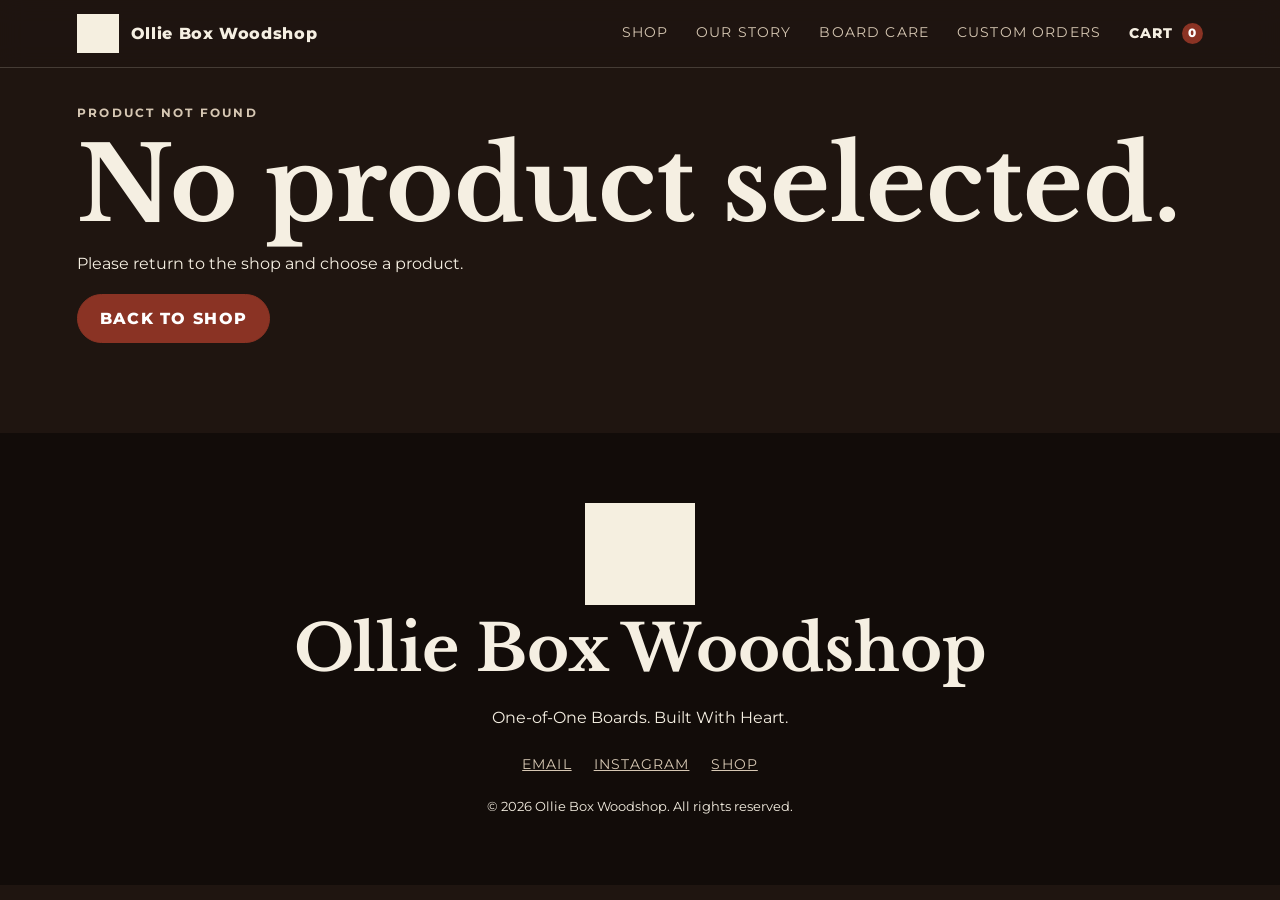
<file: product.html>
<!DOCTYPE html>
<html lang="en">
<head>
  <meta charset="UTF-8" />
  <meta name="viewport" content="width=device-width, initial-scale=1.0" />
  <title>Product | Ollie Box Woodshop</title>
  <meta name="description" content="View handcrafted one-of-one woodworking pieces from Ollie Box Woodshop." />

  <link rel="preconnect" href="https://fonts.googleapis.com">
  <link rel="preconnect" href="https://fonts.gstatic.com" crossorigin>
  <link href="https://fonts.googleapis.com/css2?family=Libre+Baskerville:wght@400;700&family=Montserrat:wght@500;600;700;800&display=swap" rel="stylesheet">

  <link rel="stylesheet" href="styles.css" />

  <script>
    window.SnipcartSettings = {
      publicApiKey: "ODY3MTI3MjAtZTcwNS00YzgxLTk0M2YtZDcwNWU2NmUyYzNkNjM5MTM4NjkxNjg4MDY2MTky",
      loadStrategy: "on-user-interaction",
      modalStyle: "side",
    };
  </script>

  <script async src="https://cdn.snipcart.com/themes/v3.4.1/default/snipcart.js"></script>
  <link rel="stylesheet" href="https://cdn.snipcart.com/themes/v3.4.1/default/snipcart.css" />
</head>

<body>
  <div hidden id="snipcart" data-api-key="ODY3MTI3MjAtZTcwNS00YzgxLTk0M2YtZDcwNWU2NmUyYzNkNjM5MTM4NjkxNjg4MDY2MTky" data-config-add-product-behavior="none" data-config-modal-style="side"></div>

  <header class="site-header">
    <a class="brand" href="index.html" aria-label="Ollie Box Woodshop Home">
      <img src="assets/logo.jpeg" alt="Ollie Box Woodshop logo" />
      <span>Ollie Box Woodshop</span>
    </a>

    <nav class="nav-links" aria-label="Main navigation">
      <a href="shop.html">Shop</a>
      <a href="our-story.html">Our Story</a>
      <a href="board-care.html">Board Care</a>
      <a href="custom-orders.html">Custom Orders</a>
      <button class="cart-button snipcart-checkout" type="button" aria-label="Open shopping cart">
        Cart <span class="snipcart-items-count">0</span>
      </button>
    </nav>

    <button class="menu-toggle" aria-label="Open menu">☰</button>
  </header>

  <main>
    <section class="section product-page-section">
      <div id="productPage" class="product-page-card">
        <p class="eyebrow">Ollie Box Woodshop</p>
        <h1>Loading product...</h1>
      </div>
    </section>
  </main>

  <footer id="contact" class="footer">
    <img src="assets/logo.jpeg" alt="Ollie Box Woodshop logo" />
    <h2>Ollie Box Woodshop</h2>
    <p>One-of-One Boards. Built With Heart.</p>

    <div class="footer-links">
      <a href="mailto:ollieboxwoodshop@gmail.com">Email</a>
      <a href="https://instagram.com/ollieboxwoodshop" target="_blank" rel="noreferrer">Instagram</a>
      <a href="shop.html">Shop</a>
    </div>

    <small>© <span id="year"></span> Ollie Box Woodshop. All rights reserved.</small>
  </footer>

  <script src="script.js"></script>

  <script>
    function getProductIdFromUrl() {
      const params = new URLSearchParams(window.location.search);
      return params.get("id");
    }

    function getProductSlug(product) {
      return product.id || product.slug || product.name.toLowerCase().replace(/[^a-z0-9]+/g, "-").replace(/(^-|-$)/g, "");
    }

    function getSnipcartPrice(price) {
      return String(price || "0").replace(/[^0-9.]/g, "") || "0";
    }

    function getProductImages(product) {
      if (Array.isArray(product.images) && product.images.length) return product.images;
      if (product.image) return [product.image];
      return [];
    }

    function renderProduct(product) {
      const productPage = document.getElementById("productPage");
      const slug = getProductSlug(product);
      const images = getProductImages(product);
      const mainImage = images[0] || "assets/logo.jpeg";
      const price = getSnipcartPrice(product.price);
      const isSold = product.status === "sold";
      const isComingSoon = product.status === "coming-soon";
      const canBuy = !isSold && !isComingSoon;
      const productUrl = `https://ollieboxwoodshop.com/.netlify/functions/snipcart-products?id=${slug}`;

      document.title = `${product.name} | Ollie Box Woodshop`;

      productPage.innerHTML = `
        <div class="product-page-grid">
          <div class="product-page-image">
            <img src="${mainImage}" alt="${product.name}">
          </div>

          <div class="product-page-info">
            <p class="eyebrow">One-of-One Piece</p>
            <h1>${product.name}</h1>
            <p class="product-price">${product.price}</p>
            <p>${product.description || "Handcrafted by Ollie Box Woodshop."}</p>

            <div class="product-specs">
              <p><strong>Wood:</strong> ${product.wood || "TBD"}</p>
              <p><strong>Size:</strong> ${product.size || "TBD"}</p>
              <p><strong>Finish:</strong> ${product.finish || "TBD"}</p>
            </div>

            ${canBuy ? `
              <button
                class="btn primary add-cart-btn snipcart-add-item"
                data-item-id="${slug}"
                data-item-name="${product.name}"
                data-item-price="${price}"
                data-item-description="${product.description || "Handcrafted by Ollie Box Woodshop."}"
                data-item-image="${mainImage}"
                data-item-url="${productUrl}"
              >
                Add to Cart
              </button>
            ` : `
              <p class="product-unavailable">This piece is currently unavailable.</p>
            `}

            <a class="btn secondary" href="shop.html">Back to Shop</a>
          </div>
        </div>
      `;
    }

    async function loadProductPage() {
      const selectedId = getProductIdFromUrl();
      const productPage = document.getElementById("productPage");

      if (!selectedId) {
        productPage.innerHTML = `
          <p class="eyebrow">Product not found</p>
          <h1>No product selected.</h1>
          <p>Please return to the shop and choose a product.</p>
          <a class="btn primary" href="shop.html">Back to Shop</a>
        `;
        return;
      }

      try {
        const response = await fetch("data/products.json");
        const data = await response.json();
        const products = Array.isArray(data) ? data : data.products || [];
        const product = products.find((item) => getProductSlug(item) === selectedId);

        if (!product) {
          productPage.innerHTML = `
            <p class="eyebrow">Product not found</p>
            <h1>This product could not be found.</h1>
            <p>It may have been removed, sold, or renamed.</p>
            <a class="btn primary" href="shop.html">Back to Shop</a>
          `;
          return;
        }

        renderProduct(product);
      } catch (error) {
        productPage.innerHTML = `
          <p class="eyebrow">Loading error</p>
          <h1>We could not load this product.</h1>
          <p>Please return to the shop and try again.</p>
          <a class="btn primary" href="shop.html">Back to Shop</a>
        `;
      }
    }

    loadProductPage();
  </script>
</body>
</html>
</file>
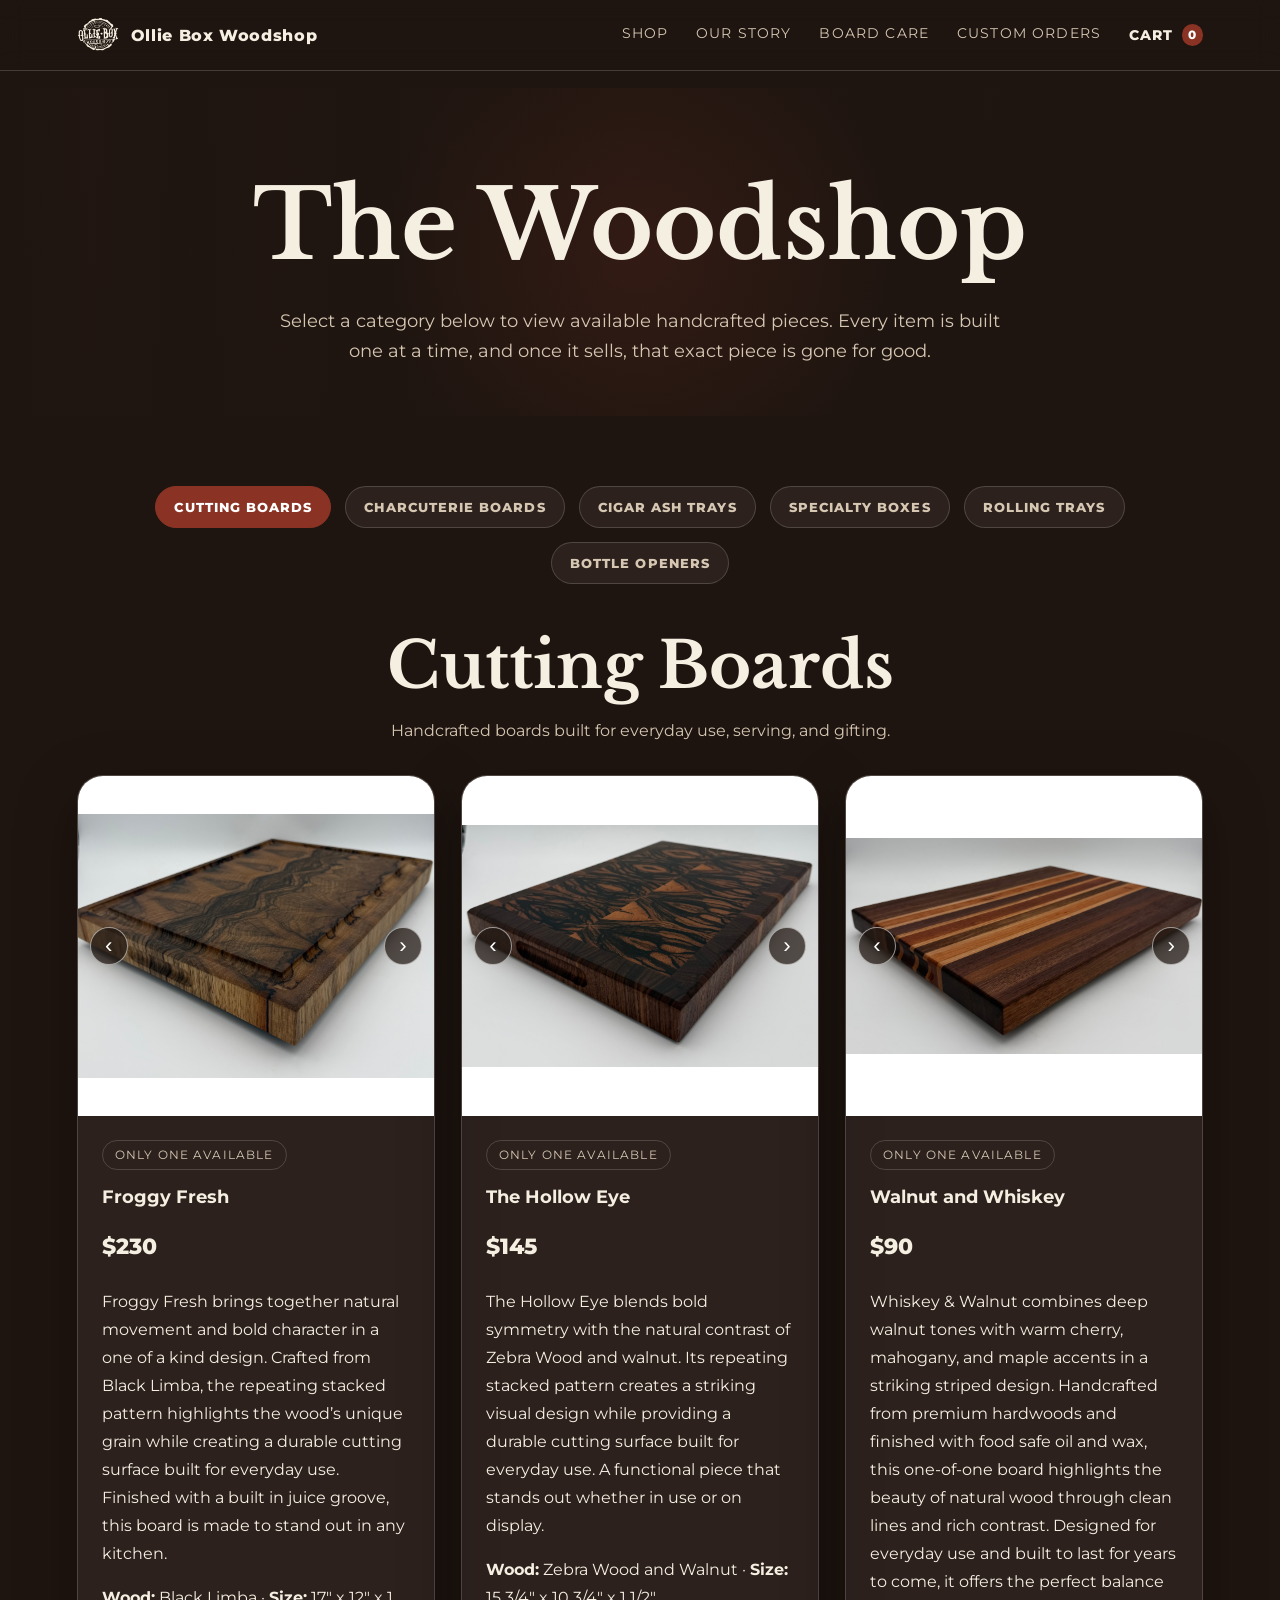
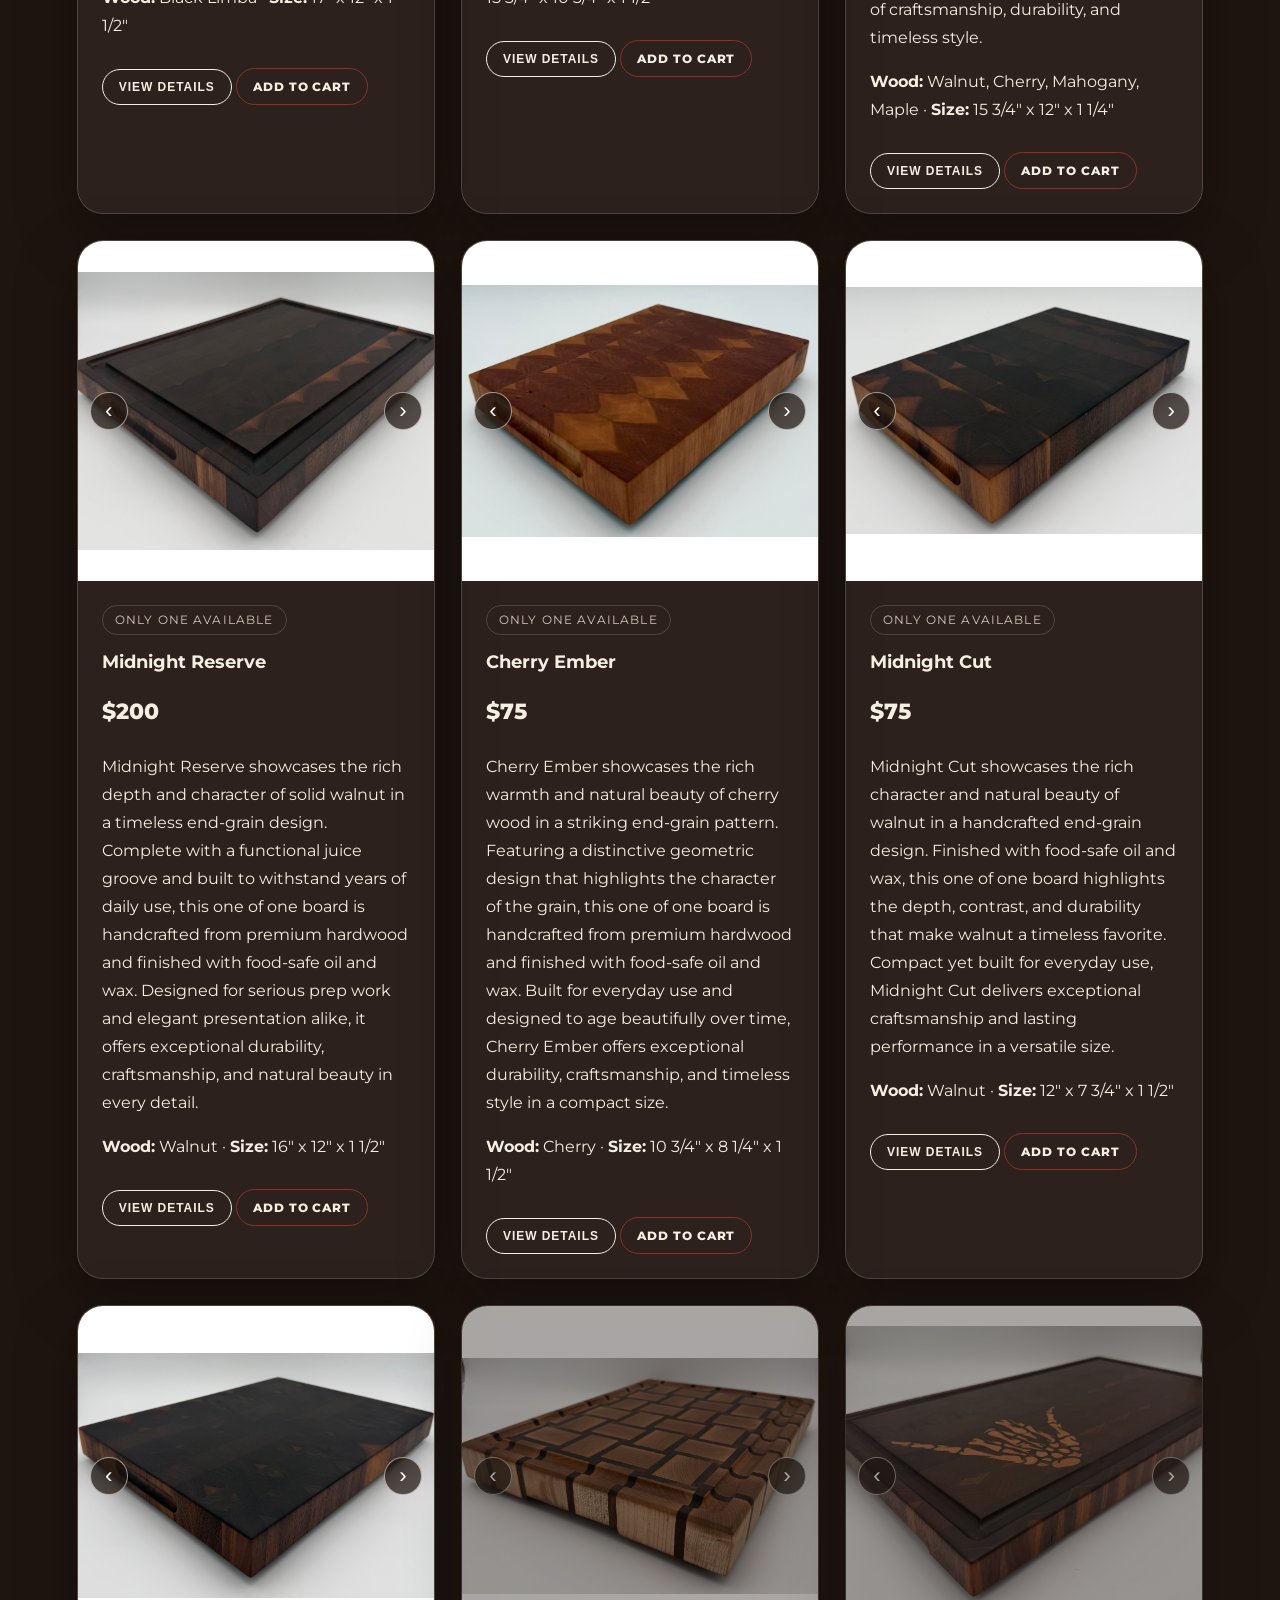
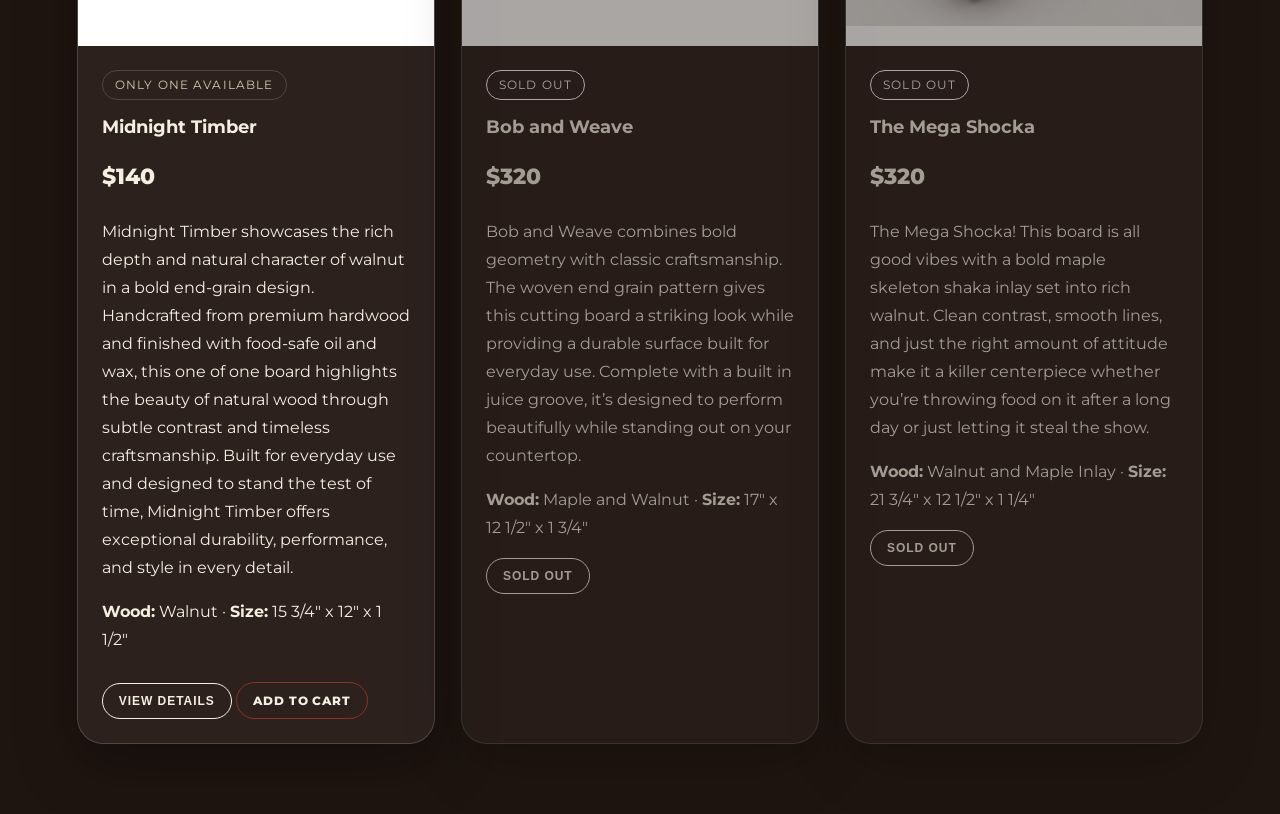
<file: shop.html>
<!DOCTYPE html>
<html lang="en">
<head>
  <meta charset="UTF-8" />
  <meta name="viewport" content="width=device-width, initial-scale=1.0" />
  <title>Shop | Ollie Box Woodshop</title>
  <link rel="preconnect" href="https://fonts.googleapis.com">
  <link rel="preconnect" href="https://fonts.gstatic.com" crossorigin>
  <link href="https://fonts.googleapis.com/css2?family=Libre+Baskerville:wght@400;700&family=Montserrat:wght@500;600;700;800&display=swap" rel="stylesheet">
  <link rel="stylesheet" href="styles.css" />

  <style>
    .shop-page-main {
      padding-top: 88px;
      background: var(--dark);
      color: var(--cream);
      min-height: 100vh;
    }

    .shop-hero {
      padding: 90px 6vw 50px;
      text-align: center;
      background:
        radial-gradient(circle at center, rgba(138,51,36,.18), transparent 38%),
        linear-gradient(135deg, rgba(31,21,16,.9), rgba(31,21,16,1)),
        repeating-linear-gradient(90deg, #21150f 0, #2f1f17 90px, #241812 180px);
    }

    .shop-hero h1 {
      font-family: 'Libre Baskerville', serif;
      font-size: clamp(3rem, 8vw, 6rem);
      margin: 0 0 32px;
      line-height: 1;
    }

    .shop-hero p {
      color: var(--muted);
      max-width: 720px;
      margin: 22px auto 0;
      font-size: 1.1rem;
      line-height: 1.7;
    }

    .shop-wrapper {
      padding: 70px 6vw;
    }

    .shop-category-nav {
      display: flex;
      justify-content: center;
      gap: 14px;
      flex-wrap: wrap;
      margin: 0 auto 42px;
      max-width: 1000px;
    }

    .category-btn {
      border: 1px solid var(--line);
      background: rgba(245,239,226,.06);
      color: var(--muted);
      padding: 12px 18px;
      border-radius: 999px;
      font-family: Montserrat, Arial, sans-serif;
      font-weight: 800;
      text-transform: uppercase;
      letter-spacing: 0.08em;
      cursor: pointer;
      transition: 0.25s ease;
    }

    .category-btn:hover,
    .category-btn.active {
      background: var(--rust);
      border-color: var(--rust);
      color: white;
    }

    .shop-category-section {
      display: none;
    }

    .shop-category-section.active {
      display: block;
    }

    .category-heading {
      max-width: 760px;
      margin: 0 auto 30px;
      text-align: center;
    }

    .category-heading h2 {
      font-family: 'Libre Baskerville', serif;
      font-size: clamp(2rem, 5vw, 4rem);
      margin: 0 0 12px;
    }

    .category-heading p {
      color: var(--muted);
      margin: 0;
    }

    .product-grid {
      display: grid;
      grid-template-columns: repeat(3, minmax(0, 1fr));
      gap: 26px;
    }

    .product-card {
      background: rgba(245,239,226,.06);
      border: 1px solid var(--line);
      border-radius: 26px;
      overflow: hidden;
      box-shadow: var(--shadow);
    }

    .clickable-card {
      cursor: pointer;
      transition: transform 0.25s ease, box-shadow 0.25s ease;
    }

    .clickable-card:hover {
      transform: translateY(-4px);
      box-shadow: 0 18px 40px rgba(0,0,0,0.35);
    }

    .product-image {
      height: 340px;
      display: grid;
      place-items: center;
      color: rgba(255,255,255,.82);
      font-weight: 800;
      letter-spacing: 0.08em;
      text-transform: uppercase;
    }

    .product-image.has-photo {
      background: #ffffff;
      overflow: hidden;
      position: relative;
    }

    .product-image.has-photo img {
      width: 100%;
      height: 100%;
      object-fit: contain;
      object-position: center;
      display: block;
    }

    .card-gallery-btn {
      position: absolute;
      top: 50%;
      transform: translateY(-50%);
      width: 38px;
      height: 38px;
      border-radius: 999px;
      border: 1px solid rgba(255,255,255,.55);
      background: rgba(31,21,16,.72);
      color: #fff;
      display: inline-flex;
      align-items: center;
      justify-content: center;
      font-size: 1.4rem;
      line-height: 1;
      cursor: pointer;
      z-index: 2;
      transition: 0.2s ease;
    }

    .card-gallery-btn:hover {
      background: rgba(138,51,36,.9);
      border-color: rgba(255,255,255,.8);
    }

    .card-gallery-prev {
      left: 12px;
    }

    .card-gallery-next {
      right: 12px;
    }


    .product-image.walnut {
      background: linear-gradient(135deg, #2a160d, #7a4b2d);
    }

    .product-image.maple {
      background: linear-gradient(135deg, #b8874a, #ead0a0);
      color: #2b1e17;
    }

    .product-image.cherry {
      background: linear-gradient(135deg, #541f16, #b25a38);
    }

    .product-info {
      padding: 24px;
    }

    .badge {
      display: inline-flex;
      margin-bottom: 16px;
      border: 1px solid var(--line);
      border-radius: 999px;
      padding: 7px 12px;
      color: var(--muted);
      font-size: 0.72rem;
      text-transform: uppercase;
      letter-spacing: 0.1em;
    }

    .sold {
      opacity: 0.62;
    }

    .sold-badge {
      color: #fff;
      border-color: #fff;
    }

    .price {
      font-size: 1.35rem;
      color: var(--cream);
      font-weight: 800;
    }

    .empty-category {
      max-width: 720px;
      margin: 0 auto;
      padding: 36px;
      border: 1px solid var(--line);
      border-radius: 26px;
      background: rgba(245,239,226,.06);
      text-align: center;
      color: var(--muted);
    }

    .modal-image {
      width: 100%;
      display: grid;
      place-items: center;
      border-radius: 20px;
      background: transparent;
      overflow: hidden;
      color: var(--muted);
      font-weight: 800;
      text-transform: uppercase;
      letter-spacing: 0.08em;
      position: relative;
      padding: 0;
    }

    .modal-image img {
      width: 100%;
      height: auto;
      max-height: 80vh;
      object-fit: contain;
      display: block;
      border-radius: 20px;
    }

    .modal-gallery-btn {
      position: absolute;
      top: 50%;
      transform: translateY(-50%);
      width: 44px;
      height: 44px;
      border-radius: 999px;
      border: 1px solid rgba(255,255,255,.55);
      background: rgba(31,21,16,.72);
      color: #fff;
      display: inline-flex;
      align-items: center;
      justify-content: center;
      font-size: 1.7rem;
      line-height: 1;
      cursor: pointer;
      z-index: 2;
      transition: 0.2s ease;
    }

    .modal-gallery-btn:hover {
      background: rgba(138,51,36,.9);
      border-color: rgba(255,255,255,.8);
    }

    .modal-gallery-prev {
      left: 14px;
    }

    .modal-gallery-next {
      right: 14px;
    }

    .product-modal {
      scrollbar-width: none;
      -ms-overflow-style: none;
    }

    body.modal-open {
      overflow: hidden;
    }

    .product-modal::-webkit-scrollbar {
      display: none;
    }


    .modal-close:focus,
    .modal-close:focus-visible {
      outline: none;
      box-shadow: none;
    }

.cart-button {
  border: none;
  background: transparent;
  color: var(--cream);
  border-radius: 0;
  padding: 0;
  font-family: Montserrat, Arial, sans-serif;
  font-size: inherit;
  font-weight: 800;
  letter-spacing: 0.08em;
  text-transform: uppercase;
  cursor: pointer;
  display: inline-flex;
  align-items: center;
  gap: 8px;
  transition: 0.25s ease;
}

.cart-button:hover {
  color: #fff;
}

.snipcart-items-count {
  display: inline-flex;
  align-items: center;
  justify-content: center;
  min-width: 1.35rem;
  height: 1.35rem;
  border-radius: 999px;
  background: var(--rust);
  color: #fff;
  font-size: 0.75rem;
  line-height: 1;
  padding: 0 0.35rem;
}

    .add-cart-btn.added {
      background: #6f7f45;
      border-color: #6f7f45;
      color: #fff;
    }

    .disabled-btn,
    .sold-out-btn {
      background: #777 !important;
      border-color: #777 !important;
      color: #eee !important;
      cursor: not-allowed !important;
      opacity: 0.72;
      pointer-events: none;
    }

    .disabled-btn:hover,
    .sold-out-btn:hover {
      background: #777 !important;
      border-color: #777 !important;
      color: #eee !important;
      transform: none !important;
    }

    @media (max-width: 850px) {
      .site-header {
        z-index: 9999;
      }

      .menu-toggle {
        position: relative;
        z-index: 10000;
        pointer-events: auto;
      }

      .nav-links.active {
        display: flex;
        z-index: 9999;
      }

      .product-grid {
        grid-template-columns: 1fr;
      }

      .category-btn {
        width: 100%;
      }
    }
</style>
  <!-- Google tag (gtag.js) -->
  <script async src="https://www.googletagmanager.com/gtag/js?id=G-DNTYYRZPH8"></script>
  <script>
    window.dataLayer = window.dataLayer || [];
    function gtag(){dataLayer.push(arguments);}
    gtag('js', new Date());

    gtag('config', 'G-DNTYYRZPH8');
  </script>
</head>

<body>
 <script>
window.SnipcartSettings = {
  publicApiKey: "ODY3MTI3MjAtZTcwNS00YzgxLTk0M2YtZDcwNWU2NmUyYzNkNjM5MTM4NjkxNjg4MDY2MTky",
  loadStrategy: "on-user-interaction",
  modalStyle: "side",
};
</script>

<script async src="https://cdn.snipcart.com/themes/v3.4.1/default/snipcart.js"></script>
<link rel="stylesheet" href="https://cdn.snipcart.com/themes/v3.4.1/default/snipcart.css" />

<div hidden id="snipcart" data-api-key="ODY3MTI3MjAtZTcwNS00YzgxLTk0M2YtZDcwNWU2NmUyYzNkNjM5MTM4NjkxNjg4MDY2MTky" data-config-add-product-behavior="none" data-config-modal-style="side"></div>
  <header class="site-header">
    <a class="brand" href="index.html" aria-label="Ollie Box Woodshop Home">
      <img src="assets/logo-transparent.png" alt="Ollie Box Woodshop logo" />
      <span>Ollie Box Woodshop</span>
    </a>

   <nav class="nav-links" aria-label="Main navigation">
  <a href="shop.html">Shop</a>
  <a href="our-story.html">Our Story</a>
  <a href="board-care.html">Board Care</a>
  <a href="custom-orders.html">Custom Orders</a>
  <button class="cart-button snipcart-checkout" type="button" aria-label="Open shopping cart">
  Cart <span class="snipcart-items-count">0</span>
</button>
</nav>

    <button class="menu-toggle" aria-label="Open menu">☰</button>
  </header>

  <main class="shop-page-main">
    <section class="shop-hero">
      <h1>The Woodshop</h1>
      <p>Select a category below to view available handcrafted pieces. Every item is built one at a time, and once it sells, that exact piece is gone for good.</p>
    </section>

    <section class="shop-wrapper">
      <div class="shop-category-nav" aria-label="Shop categories">
        <button class="category-btn active" data-category="cutting-boards">Cutting Boards</button>
        <button class="category-btn" data-category="charcuterie-boards">Charcuterie Boards</button>
        <button class="category-btn" data-category="cigar-ash-trays">Cigar Ash Trays</button>
        <button class="category-btn" data-category="specialty-boxes">Specialty Boxes</button>
        <button class="category-btn" data-category="rolling-trays">Rolling Trays</button>
        <button class="category-btn" data-category="bottle-openers">Bottle Openers</button>
      </div>

      <div class="shop-category-section active" id="cutting-boards">
        <div class="category-heading">
          <h2>Cutting Boards</h2>
          <p>Handcrafted boards built for everyday use, serving, and gifting.</p>
        </div>

        <div class="product-grid" data-product-grid="cutting-boards"></div>
      </div>

      <div class="shop-category-section" id="charcuterie-boards">
        <div class="category-heading">
          <h2>Charcuterie Boards</h2>
          <p>Serving boards made for hosting, gifting, and showing off natural wood grain.</p>
        </div>

        <div class="product-grid" data-product-grid="charcuterie-boards"></div>
      </div>

      <div class="shop-category-section" id="cigar-ash-trays">
        <div class="category-heading">
          <h2>Cigar Ash Trays</h2>
          <p>Wooden cigar trays built with weight, character, and a finished look.</p>
        </div>

        <div class="product-grid" data-product-grid="cigar-ash-trays"></div>
      </div>

      <div class="shop-category-section" id="specialty-boxes">
        <div class="category-heading">
          <h2>Specialty Boxes</h2>
          <p>Handcrafted boxes designed to hold keepsakes, gifts, and meaningful pieces.</p>
        </div>

        <div class="product-grid" data-product-grid="specialty-boxes"></div>
      </div>

      <div class="shop-category-section" id="rolling-trays">
        <div class="category-heading">
          <h2>Rolling Trays</h2>
          <p>Custom wooden trays with a clean finish and one-of-one character.</p>
        </div>

        <div class="product-grid" data-product-grid="rolling-trays"></div>
      </div>

      <div class="shop-category-section" id="bottle-openers">
        <div class="category-heading">
          <h2>Bottle Openers</h2>
          <p>Handmade wooden bottle openers built with character, function, and one-of-one detail.</p>
        </div>

        <div class="product-grid" data-product-grid="bottle-openers"></div>
      </div>
    </section>
  </main>

  <dialog id="productModal" class="product-modal">
    <button class="modal-close" aria-label="Close product details" onclick="document.getElementById('productModal').close(); document.body.classList.remove('modal-open'); document.onkeydown = null;">×</button>
    <div class="modal-body">
      <div class="modal-gallery">
        <div id="modalImage" class="modal-image">
          <span>Photo Coming Soon</span>
          <button id="modalPrev" class="modal-gallery-btn modal-gallery-prev" type="button" aria-label="Previous image">‹</button>
          <button id="modalNext" class="modal-gallery-btn modal-gallery-next" type="button" aria-label="Next image">›</button>
        </div>
      </div>

      <h2 id="modalName"></h2>
      <p id="modalPrice" class="price"></p>
      <p id="modalDescription"></p>
      <ul>
        <li><strong>Wood:</strong> <span id="modalWood"></span></li>
        <li><strong>Size:</strong> <span id="modalSize"></span></li>
        <li><strong>Finish:</strong> <span id="modalFinish"></span></li>
      </ul>
      <p>This is a one-of-one piece from Ollie Box Woodshop. No two pieces are ever the same.</p>
      <button id="modalBuy" class="btn primary snipcart-add-item" type="button" onclick="document.getElementById('productModal').close(); document.body.classList.remove('modal-open');">Add to Cart</button>
    </div>
  </dialog>

  <script>
    const menuToggle = document.querySelector('.menu-toggle');
    const navLinks = document.querySelector('.nav-links');

    if (menuToggle && navLinks) {
      menuToggle.addEventListener('click', () => {
        navLinks.classList.toggle('active');
        menuToggle.classList.toggle('active', navLinks.classList.contains('active'));
        menuToggle.setAttribute('aria-expanded', navLinks.classList.contains('active') ? 'true' : 'false');
        menuToggle.setAttribute(
          'aria-label',
          navLinks.classList.contains('active') ? 'Close menu' : 'Open menu'
        );
      });

      navLinks.querySelectorAll('a, button').forEach((navItem) => {
        navItem.addEventListener('click', () => {
          navLinks.classList.remove('active');
          menuToggle.classList.remove('active');
          menuToggle.setAttribute('aria-expanded', 'false');
          menuToggle.setAttribute('aria-label', 'Open menu');
        });
      });
    }
  </script>

  <script>
    const categoryButtons = document.querySelectorAll('.category-btn');
    const categorySections = document.querySelectorAll('.shop-category-section');

    categoryButtons.forEach((button) => {
      button.addEventListener('click', () => {
        const selectedCategory = button.dataset.category;

        categoryButtons.forEach((btn) => btn.classList.remove('active'));
        button.classList.add('active');

        categorySections.forEach((section) => {
          section.classList.toggle('active', section.id === selectedCategory);
        });
      });
    });

    const categoryFallbacks = {
      "cutting-boards": "No cutting boards are listed right now. New pieces will be added as they are finished.",
      "charcuterie-boards": "No charcuterie boards are listed right now. New pieces will be added as they are finished.",
      "cigar-ash-trays": "No cigar ash trays are listed right now. New pieces will be added as they are finished.",
      "specialty-boxes": "No specialty boxes are listed right now. New pieces will be added as they are finished.",
      "rolling-trays": "No rolling trays are listed right now. New pieces will be added as they are finished.",
      "bottle-openers": "No bottle openers are listed right now. New pieces will be added as they are finished."
    };

  function getProductImages(product) {
  if (Array.isArray(product.images)) {
    return product.images
      .map((item) => {
        if (typeof item === "string") return item;
        if (item && typeof item === "object" && item.image) return item.image;
        return "";
      })
      .filter(Boolean);
  }

  if (product.image) return [product.image];

  return [];
}

    function getProductStock(product) {
      if (product.inventory !== undefined && product.inventory !== null && product.inventory !== "") {
        return Number(product.inventory);
      }

      if (product.stock !== undefined && product.stock !== null && product.stock !== "") {
        return Number(product.stock);
      }

      return 1;
    }

    function getProductId(product) {
      return String(
        product.id ||
        product.slug ||
        product.name.toLowerCase().replace(/[^a-z0-9]+/g, "-").replace(/(^-|-$)/g, "")
      ).trim().toLowerCase();
    }

    function escapeAttribute(value) {
      return String(value || "")
        .replace(/&/g, "&amp;")
        .replace(/"/g, "&quot;")
        .replace(/'/g, "&#39;")
        .replace(/</g, "&lt;")
        .replace(/>/g, "&gt;");
    }

    function getProductWeight(product) {
      const rawWeight = product.weightGrams || product.weight || product.grams || "";
      const numericWeight = Number(String(rawWeight).replace(/[^0-9.]/g, ""));
      return Number.isFinite(numericWeight) && numericWeight > 0 ? numericWeight : 0;
    }

    function isProductSoldOut(product) {
      const status = String(product.status || "").trim().toLowerCase();
      return status === "sold" || getProductStock(product) <= 0;
    }

    function getBadgeText(product) {
      const status = String(product.status || "").trim().toLowerCase();
      if (isProductSoldOut(product)) return "Sold Out";
      if (status === "coming-soon") return "Coming Soon";
      return "Only One Available";
    }

    function getImageClass(product) {
      const images = getProductImages(product);
      const wood = product.wood ? product.wood.toLowerCase() : "";

      if (images.length > 0) return "product-image has-photo";
      if (wood.includes("maple")) return "product-image maple";
      if (wood.includes("cherry")) return "product-image cherry";
      return "product-image walnut";
    }

    function createProductCard(product) {
      const images = getProductImages(product);
      const firstImage = images.length > 0 ? images[0] : "";
      const productStock = getProductStock(product);
      const isSold = isProductSoldOut(product);
      const status = String(product.status || "").trim().toLowerCase();
      const isComingSoon = status === "coming-soon";
      const galleryControls = images.length > 1 ? `
        <button class="card-gallery-btn card-gallery-prev" type="button" aria-label="Previous image" data-gallery-direction="prev">‹</button>
        <button class="card-gallery-btn card-gallery-next" type="button" aria-label="Next image" data-gallery-direction="next">›</button>
      ` : "";
      const productId = getProductId(product);
      const productWeight = getProductWeight(product);
      const productName = escapeAttribute(product.name);
      const productDescription = escapeAttribute(product.description);
      const productWood = escapeAttribute(product.wood || "TBD");
      const productSize = escapeAttribute(product.size || "TBD");
      const productFinish = escapeAttribute(product.finish || "TBD");
      const productPrice = escapeAttribute(product.price);
      const weightAttribute = `data-item-weight="${productWeight}"`;
      const productUrl = `https://ollieboxwoodshop.com/.netlify/functions/snipcart-products?id=${productId}`;
      const encodedImages = encodeURIComponent(JSON.stringify(images));
      const buttonText = isSold ? "Sold Out" : isComingSoon ? "Coming Soon" : "View Details";
      const buttonClass = isComingSoon ? "btn small disabled-btn" : "btn small product-details-button";
      const imageContent = firstImage ? `<img src="${escapeAttribute(firstImage)}" alt="${productName}" data-card-image>${galleryControls}` : "<span>Photo Coming Soon</span>";

      return `
        <article class="product-card ${isSold ? "sold" : ""} ${!isComingSoon ? "clickable-card" : ""}" data-card-images="${encodedImages}" data-card-image-index="0">
          <div class="${getImageClass(product)}">${imageContent}</div>
          <div class="product-info">
            <span class="badge ${isSold ? "sold-badge" : ""}">${getBadgeText(product)}</span>
            <h3>${productName}</h3>
            <p class="price">${productPrice}</p>
            <p>${productDescription}</p>
            <p class="product-details"><strong>Wood:</strong> ${productWood} · <strong>Size:</strong> ${productSize}</p>
            <button class="${buttonClass}" data-id="${productId}" data-name="${productName}" data-price="${productPrice}" data-description="${productDescription}" data-wood="${productWood}" data-size="${productSize}" data-finish="${productFinish}" data-stock="${productStock}" data-images="${encodedImages}" data-weight="${productWeight}" ${isComingSoon ? "disabled" : ""}>${buttonText}</button>
        
            ${!isSold && !isComingSoon ? `
 <button
  onclick="showAddCartFeedback(this);"
  class="btn small add-cart-btn snipcart-add-item"
  data-item-id="${productId}"
  data-item-name="${productName}"
  data-item-price="${String(product.price).replace(/[^0-9.]/g, "")}"
  data-item-description="${productDescription}"
  data-item-url="${productUrl}"
  data-item-inventory="${productStock}"
  ${weightAttribute}
>
  Add to Cart
</button>
` : ""}
            </div>
        </article>
      `;
    }

    
    function showAddCartFeedback(button) {
      const originalText = button.textContent.trim();
      button.textContent = "Added ✓";
      button.classList.add("added");

      setTimeout(() => {
        button.textContent = originalText;
        button.classList.remove("added");
      }, 1400);
    }

    function setupCardGalleries() {
      document.querySelectorAll(".product-card[data-card-images]").forEach((card) => {
        const images = JSON.parse(decodeURIComponent(card.dataset.cardImages || "%5B%5D"));
        const image = card.querySelector("[data-card-image]");
        const galleryButtons = card.querySelectorAll("[data-gallery-direction]");

        if (!image || images.length < 2) return;

        function changeCardImage(direction) {
          let currentIndex = Number(card.dataset.cardImageIndex || 0);

          if (direction === "next") {
            currentIndex = (currentIndex + 1) % images.length;
          } else {
            currentIndex = (currentIndex - 1 + images.length) % images.length;
          }

          card.dataset.cardImageIndex = currentIndex;
          image.src = images[currentIndex];
        }

        galleryButtons.forEach((galleryButton) => {
          galleryButton.addEventListener("click", (event) => {
            event.stopPropagation();
            changeCardImage(galleryButton.dataset.galleryDirection);
          });
        });

        let cardTouchStartX = 0;

        image.addEventListener("touchstart", (event) => {
          cardTouchStartX = event.changedTouches[0].screenX;
        }, { passive: true });

        image.addEventListener("touchend", (event) => {
          const cardTouchEndX = event.changedTouches[0].screenX;
          const swipeDistance = cardTouchEndX - cardTouchStartX;

          if (Math.abs(swipeDistance) < 45) return;

          if (swipeDistance < 0) {
            changeCardImage("next");
          } else {
            changeCardImage("prev");
          }
        }, { passive: true });
      });
    }

    function setupProductModal() {
      const modal = document.getElementById("productModal");
      const buttons = document.querySelectorAll(".product-details-button");

      if (!modal) return;

      modal.addEventListener("click", (event) => {
        if (event.target === modal) {
          modal.close();
          document.body.classList.remove("modal-open");
          document.onkeydown = null;
        }
      });

      buttons.forEach((button) => {
        const card = button.closest(".product-card");

        if (card) {
          card.addEventListener("click", (event) => {
            if (event.target.closest("button") || event.target.closest("a")) return;
            button.click();
          });
        }

        button.addEventListener("click", () => {
          const images = JSON.parse(decodeURIComponent(button.dataset.images || "%5B%5D"));
          let currentImageIndex = 0;

          document.getElementById("modalName").textContent = button.dataset.name;
          document.getElementById("modalPrice").textContent = button.dataset.price;
          document.getElementById("modalDescription").textContent = button.dataset.description;
          document.getElementById("modalWood").textContent = button.dataset.wood;
          document.getElementById("modalSize").textContent = button.dataset.size;
          document.getElementById("modalFinish").textContent = button.dataset.finish;
          const modalBuy = document.getElementById("modalBuy");
          const modalStock = Number(button.dataset.stock || 0);

          modalBuy.onclick = () => {
            document.getElementById('productModal').close();
            document.body.classList.remove('modal-open');
          };

          if (modalStock <= 0) {
            modalBuy.className = "btn primary sold-out-btn";
            modalBuy.textContent = "Sold Out";
            modalBuy.disabled = true;
            modalBuy.removeAttribute("data-item-id");
            modalBuy.removeAttribute("data-item-name");
            modalBuy.removeAttribute("data-item-price");
            modalBuy.removeAttribute("data-item-description");
            modalBuy.removeAttribute("data-item-url");
            modalBuy.removeAttribute("data-item-inventory");
          } else {
            modalBuy.className = "btn primary snipcart-add-item";
            modalBuy.textContent = "Add to Cart";
            modalBuy.disabled = false;
            modalBuy.setAttribute("data-item-id", button.dataset.id);
            modalBuy.setAttribute("data-item-name", button.dataset.name);
            modalBuy.setAttribute("data-item-price", button.dataset.price.replace(/[^0-9.]/g, ""));
            modalBuy.setAttribute("data-item-description", button.dataset.description);
            modalBuy.setAttribute("data-item-url", `https://ollieboxwoodshop.com/.netlify/functions/snipcart-products?id=${button.dataset.id}`);
            modalBuy.setAttribute("data-item-inventory", button.dataset.stock || "1");
            modalBuy.setAttribute("data-item-weight", button.dataset.weight || "0");
          }

          const modalImage = document.getElementById("modalImage");
          const prevButton = document.getElementById("modalPrev");
          const nextButton = document.getElementById("modalNext");

          function updateModalImage() {
            if (!images.length) {
              const existingImage = modalImage.querySelector("img");
              if (existingImage) existingImage.remove();
              modalImage.querySelector("span").style.display = "inline";
              prevButton.style.display = "none";
              nextButton.style.display = "none";
              return;
            }

            modalImage.querySelector("span").style.display = "none";
            const existingImage = modalImage.querySelector("img");
            if (existingImage) {
              existingImage.src = images[currentImageIndex];
              existingImage.alt = button.dataset.name;
            } else {
              modalImage.insertAdjacentHTML("afterbegin", `<img src="${images[currentImageIndex]}" alt="${button.dataset.name}">`);
            }
            prevButton.style.display = images.length > 1 ? "inline-flex" : "none";
            nextButton.style.display = images.length > 1 ? "inline-flex" : "none";
          }

          function changeModalImage(direction) {
            if (images.length < 2) return;

            if (direction === "next") {
              currentImageIndex = (currentImageIndex + 1) % images.length;
            } else {
              currentImageIndex = (currentImageIndex - 1 + images.length) % images.length;
            }

            updateModalImage();
          }

          prevButton.onclick = () => changeModalImage("prev");
          nextButton.onclick = () => changeModalImage("next");

          let modalTouchStartX = 0;

          modalImage.ontouchstart = (event) => {
            modalTouchStartX = event.changedTouches[0].screenX;
          };

          modalImage.ontouchend = (event) => {
            const modalTouchEndX = event.changedTouches[0].screenX;
            const swipeDistance = modalTouchEndX - modalTouchStartX;

            if (Math.abs(swipeDistance) < 45) return;

            if (swipeDistance < 0) {
              changeModalImage("next");
            } else {
              changeModalImage("prev");
            }
          };

          document.onkeydown = (event) => {
            if (!modal.open) return;

            if (event.key === "ArrowRight") {
              changeModalImage("next");
            }

            if (event.key === "ArrowLeft") {
              changeModalImage("prev");
            }
          };

          updateModalImage();
          document.body.classList.add("modal-open");
          modal.showModal();
        });
      });
    }

    function renderProducts(products) {
      Object.keys(categoryFallbacks).forEach((category) => {
        const grid = document.querySelector(`[data-product-grid="${category}"]`);
        if (!grid) return;

        const matchingProducts = products.filter((product) => product.category === category);

        if (matchingProducts.length === 0) {
          grid.innerHTML = `<div class="empty-category"><p>${categoryFallbacks[category]}</p></div>`;
          return;
        }

        grid.innerHTML = matchingProducts.map(createProductCard).join("");
      });

      setupCardGalleries();
      setupProductModal();
    }

    fetch("data/products.json?v=" + Date.now())
      .then((response) => response.json())
      .then((data) => renderProducts(data.products || []))
      .catch(() => {
        Object.keys(categoryFallbacks).forEach((category) => {
          const grid = document.querySelector(`[data-product-grid="${category}"]`);
          if (grid) grid.innerHTML = `<div class="empty-category"><p>${categoryFallbacks[category]}</p></div>`;
        });
      });
  </script>

  <script>
    document.addEventListener("snipcart.ready", () => {
      Snipcart.events.on("order.completed", (order) => {
        if (typeof gtag !== "function") return;

        gtag("event", "purchase", {
          transaction_id: order.invoiceNumber || order.token || "snipcart-order",
          value: order.total || 0,
          currency: order.currency || "USD",
          items: (order.items || []).map((item) => ({
            item_id: item.id,
            item_name: item.name,
            price: item.price,
            quantity: item.quantity
          }))
        });
      });
    });
  </script>
</body>
</html>
</file>
<file: styles.css>
:root {
  --dark: #1f1510;
  --wood: #2b1e17;
  --wood-light: #4a2f22;
  --cream: #f5efe2;
  --muted: #d6c7b3;
  --rust: #8a3324;
  --rust-dark: #632317;
  --line: rgba(245, 239, 226, 0.18);
  --shadow: 0 20px 60px rgba(0, 0, 0, 0.35);
}

* { box-sizing: border-box; }
html { scroll-behavior: smooth; }
body {
  margin: 0;
  background: var(--dark);
  color: var(--cream);
  font-family: Montserrat, Arial, sans-serif;
}
a { color: inherit; }

.site-header {
  position: fixed;
  z-index: 10;
  top: 0;
  width: 100%;
  display: flex;
  align-items: center;
  justify-content: space-between;
  padding: 14px 6vw;
  background: rgba(31, 21, 16, 0.88);
  backdrop-filter: blur(12px);
  border-bottom: 1px solid var(--line);
}
.brand { display: flex; align-items: center; gap: 12px; text-decoration: none; font-weight: 800; letter-spacing: .04em; }
.brand img {
  width: 42px;
  height: auto;
  object-fit: contain;
  background: transparent !important;
  border-radius: 0 !important;
  box-shadow: none !important;
  filter: brightness(0) saturate(100%) invert(92%) sepia(13%) saturate(318%) hue-rotate(337deg) brightness(105%) contrast(92%) !important;
}
.nav-links { display: flex; gap: 28px; font-size: 0.9rem; text-transform: uppercase; letter-spacing: .08em; }
.nav-links a { text-decoration: none; color: var(--muted); }
.nav-links a:hover { color: var(--cream); }
.menu-toggle { display: none; background: none; color: var(--cream); border: 0; font-size: 1.8rem; }

.hero {
  position: relative;
  min-height: 100vh;
  display: grid;
  place-items: center;
  text-align: center;
  padding: 130px 24px 70px;
  background:
    radial-gradient(circle at center, rgba(138,51,36,.18), transparent 38%),
    linear-gradient(135deg, rgba(31,21,16,.85), rgba(31,21,16,.95)),
    repeating-linear-gradient(90deg, #21150f 0, #2f1f17 90px, #241812 180px);
}
.hero-content { max-width: 900px; }
.hero-logo { width: min(280px, 65vw); border-radius: 50%; box-shadow: var(--shadow); margin-bottom: 24px; }
.eyebrow { color: var(--muted); text-transform: uppercase; letter-spacing: .18em; font-weight: 700; font-size: .78rem; }
h1, h2, h3 { margin: 0; }
h1 { font-family: 'Libre Baskerville', serif; font-size: clamp(3rem, 8vw, 6.8rem); line-height: .95; }
h2 { font-family: 'Libre Baskerville', serif; font-size: clamp(2rem, 5vw, 4rem); }
h3 { font-size: 1.1rem; }
p { line-height: 1.75; }
.hero-copy { max-width: 720px; margin: 24px auto; color: var(--muted); font-size: 1.15rem; }
.hero-actions { display: flex; justify-content: center; gap: 16px; flex-wrap: wrap; }
.btn {
  display: inline-flex;
  align-items: center;
  justify-content: center;
  border: 1px solid var(--cream);
  padding: 14px 22px;
  border-radius: 999px;
  text-decoration: none;
  font-weight: 800;
  text-transform: uppercase;
  letter-spacing: .08em;
  cursor: pointer;
}
.btn.primary { background: var(--rust); border-color: var(--rust); color: white; }
.btn.primary:hover { background: var(--rust-dark); }
.btn.secondary:hover { background: rgba(245,239,226,.1); }
.btn.small { padding: 10px 16px; font-size: .75rem; background: transparent; color: var(--cream); }

.motto-band { padding: 42px 20px; text-align: center; background: var(--cream); color: var(--dark); }
.motto-band p { font-family: 'Libre Baskerville', serif; font-size: clamp(1.4rem, 3vw, 2.5rem); margin: 0 auto; max-width: 900px; }
.section { padding: 90px 6vw; }
.section-heading { max-width: 760px; margin: 0 auto 44px; text-align: center; }
.section-heading p { color: var(--muted); }
.product-grid { display: grid; grid-template-columns: repeat(3, minmax(0, 1fr)); gap: 26px; }
.product-card { background: rgba(245,239,226,.06); border: 1px solid var(--line); border-radius: 26px; overflow: hidden; box-shadow: var(--shadow); }
.product-image { height: 280px; display: grid; place-items: center; color: rgba(255,255,255,.82); font-weight: 800; letter-spacing: .08em; text-transform: uppercase; }
.product-image.walnut { background: linear-gradient(135deg, #2a160d, #7a4b2d); }
.product-image.maple { background: linear-gradient(135deg, #b8874a, #ead0a0); color: #2b1e17; }
.product-image.cherry { background: linear-gradient(135deg, #541f16, #b25a38); }
.product-info { padding: 24px; }
.badge { display: inline-flex; margin-bottom: 16px; border: 1px solid var(--line); border-radius: 999px; padding: 7px 12px; color: var(--muted); font-size: .72rem; text-transform: uppercase; letter-spacing: .1em; }
.sold { opacity: .62; }
.sold-badge { color: #fff; border-color: #fff; }
.price { font-size: 1.35rem; color: var(--cream); font-weight: 800; }
.story-section { background: linear-gradient(135deg, var(--wood), var(--dark)); }
.story-card { max-width: 850px; margin: 0 auto; padding: 50px; border: 1px solid var(--line); border-radius: 30px; background: rgba(0,0,0,.18); }
.care-grid { display: grid; grid-template-columns: repeat(3, 1fr); gap: 22px; }
.care-item { border: 1px solid var(--line); border-radius: 24px; padding: 28px; background: rgba(245,239,226,.05); }
.custom-section { display: grid; grid-template-columns: .9fr 1.1fr; gap: 42px; align-items: start; background: var(--cream); color: var(--dark); }
.custom-section .eyebrow { color: var(--rust); }
.custom-form { display: grid; gap: 16px; background: white; padding: 28px; border-radius: 28px; box-shadow: var(--shadow); }
label { display: grid; gap: 8px; font-weight: 800; font-size: .85rem; text-transform: uppercase; letter-spacing: .06em; }
input, textarea { width: 100%; padding: 14px; border: 1px solid #c9b9a4; border-radius: 12px; font: inherit; }
.footer { text-align: center; padding: 70px 24px; background: #120c09; }
.footer img {
  width: 110px;
  height: auto;
  background: transparent !important;
  border-radius: 0 !important;
  box-shadow: none !important;
  filter: brightness(0) saturate(100%) invert(92%) sepia(13%) saturate(318%) hue-rotate(337deg) brightness(105%) contrast(92%) !important;
}
.footer-links { display: flex; justify-content: center; gap: 22px; margin: 24px 0; flex-wrap: wrap; }
.footer-links a { color: var(--muted); text-transform: uppercase; letter-spacing: .08em; font-size: .85rem; }
.product-modal { max-width: 560px; border: 1px solid var(--line); border-radius: 28px; padding: 0; background: var(--dark); color: var(--cream); box-shadow: var(--shadow); }
.product-modal::backdrop { background: rgba(0,0,0,.7); }
.modal-body { padding: 34px; }
.modal-close { float: right; margin: 16px; border: 0; background: transparent; color: var(--cream); font-size: 2rem; cursor: pointer; }
.fine-print { color: var(--muted); font-size: .82rem; }
.reveal { opacity: 0; transform: translateY(18px); transition: .7s ease; }
.reveal.visible { opacity: 1; transform: translateY(0); }

@media (max-width: 850px) {
  .nav-links { display: none; position: absolute; top: 75px; left: 0; right: 0; flex-direction: column; background: var(--dark); padding: 24px 6vw; border-bottom: 1px solid var(--line); }
  .nav-links.open { display: flex; }
  .menu-toggle { display: block; }
  .product-grid, .care-grid, .custom-section { grid-template-columns: 1fr; }
  .story-card { padding: 30px; }
  .brand span { display: none; }
}

/* SHOP PAGE LEFT SIDEBAR LAYOUT */
.shop-layout {
  display: grid;
  grid-template-columns: 220px minmax(0, 1fr);
  gap: 50px;
  max-width: 1400px;
  margin: 0 auto;
  align-items: start;
}

.shop-sidebar {
  position: sticky;
  top: 120px;
  align-self: start;
}

.sidebar-title {
  color: var(--muted);
  font-size: 0.75rem;
  text-transform: uppercase;
  letter-spacing: 0.15em;
  margin: 0 0 20px;
  font-weight: 800;
}

.sidebar-link {
  display: block;
  padding: 12px 0;
  color: var(--cream);
  text-decoration: none;
  font-size: 1rem;
  font-weight: 700;
  border-bottom: 1px solid rgba(245, 239, 226, 0.08);
  transition: 0.2s ease;
}

.sidebar-link:hover {
  color: var(--muted);
  padding-left: 6px;
}

.shop-content {
  width: 100%;
  min-width: 0;
}

.shop-content .shop-category-section {
  display: block;
  scroll-margin-top: 115px;
  margin-bottom: 110px;
}

.shop-content .shop-category-section:last-child {
  margin-bottom: 0;
}

.shop-content .category-heading {
  text-align: left;
  margin: 0 0 28px;
  max-width: 850px;
}

.shop-content .category-heading h3,
.shop-content .category-heading h2 {
  font-family: 'Libre Baskerville', serif;
  font-size: clamp(1.8rem, 4vw, 3rem);
  margin-bottom: 10px;
}

.shop-content .category-heading p {
  color: var(--muted);
  margin: 0;
}

@media (max-width: 850px) {
  .shop-layout {
    grid-template-columns: 1fr;
    gap: 28px;
  }

  .shop-sidebar {
    position: static;
    border-bottom: 1px solid var(--line);
    padding-bottom: 16px;
  }

  .shop-content .category-heading {
    text-align: center;
    margin-left: auto;
    margin-right: auto;
  }
}
/* Homepage layout fix */
#home {
  background: var(--dark);
  color: var(--cream);
}

.hero {
  min-height: 100vh;
  display: grid;
  place-items: center;
  position: relative;
  padding: 140px 6vw 90px;
  background:
    radial-gradient(circle at center, rgba(138, 51, 36, 0.2), transparent 38%),
    linear-gradient(135deg, rgba(31, 21, 16, 0.92), rgba(31, 21, 16, 1)),
    repeating-linear-gradient(90deg, #21150f 0, #2f1f17 90px, #241812 180px);
  text-align: center;
  overflow: hidden;
}

.hero-overlay {
  position: absolute;
  inset: 0;
  background: radial-gradient(circle at center, rgba(255, 255, 255, 0.05), transparent 44%);
  pointer-events: none;
}

.hero-content {
  position: relative;
  z-index: 2;
  max-width: 920px;
  margin: 0 auto;
  opacity: 1 !important;
  transform: none !important;
  visibility: visible !important;
}

.reveal {
  opacity: 1 !important;
  transform: none !important;
  visibility: visible !important;
}

.hero-logo {
  width: 150px;
  height: 150px;
  object-fit: cover;
  border-radius: 50%;
  margin: 0 auto 24px;
  display: block;
}

.hero h1 {
  font-family: 'Libre Baskerville', serif;
  font-size: clamp(3rem, 8vw, 6rem);
  line-height: 1.05;
  margin: 10px 0 22px;
  color: var(--cream);
}

.hero-copy {
  max-width: 760px;
  margin: 0 auto 30px;
  color: var(--muted);
  font-size: 1.12rem;
  line-height: 1.8;
}

.hero-actions {
  display: flex;
  justify-content: center;
  gap: 16px;
  flex-wrap: wrap;
}

.motto-band,
.section,
.footer {
  display: block;
  opacity: 1 !important;
  visibility: visible !important;
}

@media (max-width: 700px) {
  .hero {
    padding: 120px 5vw 80px;
  }

  .hero-logo {
    width: 120px;
    height: 120px;
  }
}

/* Board Care standalone page contrast */
.board-care-dark-section {
  background:
    radial-gradient(circle at center, rgba(138, 51, 36, 0.16), transparent 38%),
    linear-gradient(135deg, #1f1510, #241812);
  color: var(--cream);
}

.board-care-light-section {
  background: #f5efe2 !important;
  color: #1f1510 !important;
}

.board-care-light-section .story-card,
.board-care-light-section .care-card,
.board-care-light-section .care-item {
  background: rgba(255, 255, 255, 0.72) !important;
  border: 1px solid rgba(31, 21, 16, 0.16) !important;
  box-shadow: 0 18px 45px rgba(31, 21, 16, 0.12);
  color: #1f1510 !important;
}

.board-care-light-section h2,
.board-care-light-section h3,
.board-care-light-section p,
.board-care-light-section strong,
.board-care-light-section .eyebrow {
  color: #1f1510 !important;
}

.board-care-dark-section .story-card,
.board-care-dark-section .care-card,
.board-care-dark-section .care-item {
  background: rgba(245, 239, 226, 0.06);
  border: 1px solid rgba(245, 239, 226, 0.18);
}

/* Board Care care cards polish */
.board-care-light-section .care-grid {
  max-width: 1280px;
  margin: 0 auto;
  gap: 26px;
}

.board-care-light-section .care-card,
.board-care-light-section .care-item {
  border-radius: 24px;
  padding: 34px;
  background: rgba(255, 255, 255, 0.62) !important;
  border: 1px solid rgba(31, 21, 16, 0.12) !important;
  box-shadow: 0 18px 45px rgba(31, 21, 16, 0.10);
}

.board-care-light-section .care-card h3,
.board-care-light-section .care-item h3 {
  margin-bottom: 14px;
  color: #1f1510 !important;
}

.board-care-light-section .care-card p,
.board-care-light-section .care-item p {
  margin: 0;
  color: #1f1510 !important;
}

/* Our Story page */
.small-hero {
  min-height: 68vh;
}

.story-hero {
  padding-top: 150px;
}

.story-page-grid {
  max-width: 1280px;
  margin: 0 auto;
  display: grid;
  grid-template-columns: 0.88fr 1.12fr;
  gap: 64px;
  align-items: center;
}

.story-page-grid.reverse {
  grid-template-columns: 0.95fr 1.05fr;
}

.story-page-copy h2 {
  margin-bottom: 24px;
  font-size: clamp(2.5rem, 5vw, 5rem);
  line-height: 0.98;
}

.story-page-copy p {
  color: var(--muted);
  font-size: 1.02rem;
  line-height: 1.7;
  margin: 0 0 22px;
}

.story-light-section {
  background: var(--cream);
  color: var(--dark);
}

.story-light-section .eyebrow {
  color: var(--rust);
}

.story-light-section .story-page-copy p {
  color: #3b2a20;
}

.story-image-card {
  border-radius: 30px;
  overflow: hidden;
  border: 1px solid var(--line);
  box-shadow: var(--shadow);
  background: rgba(245, 239, 226, 0.06);
  display: flex;
  align-items: center;
  justify-content: center;
}

.story-light-section .story-image-card {
  border: 1px solid rgba(31, 21, 16, 0.14);
}

.story-image-card img {
  width: 100%;
  height: 620px;
  object-fit: cover;
  object-position: center;
  display: block;
}

.story-image-card.portrait img {
  object-position: center top;
}

.story-quote-band {
  border-top: 1px solid rgba(31, 21, 16, 0.12);
  border-bottom: 1px solid rgba(31, 21, 16, 0.12);
}

@media (max-width: 900px) {
  .story-page-grid,
  .story-page-grid.reverse {
    grid-template-columns: 1fr;
  }

  .story-image-card img {
    height: 420px;
  }

  .story-page-copy h2 {
    font-size: clamp(2.5rem, 12vw, 4rem);
  }
}.cart-button {
  border: none;
  background: transparent;
  color: var(--cream);
  border-radius: 0;
  padding: 0;
  font-family: Montserrat, Arial, sans-serif;
  font-size: inherit;
  font-weight: 800;
  letter-spacing: 0.08em;
  text-transform: uppercase;
  cursor: pointer;
  display: inline-flex;
  align-items: center;
  gap: 8px;
  transition: 0.25s ease;
}

.cart-button:hover {
  color: #fff;
}

.snipcart-items-count {
  display: inline-flex;
  align-items: center;
  justify-content: center;
  min-width: 1.35rem;
  height: 1.35rem;
  border-radius: 999px;
  background: var(--rust);
  color: #fff;
  font-size: 0.75rem;
  line-height: 1;
  padding: 0 0.35rem;
}

.add-cart-btn {
  background: var(--rust);
  color: #fff;
  border: 1px solid var(--rust);
  margin-top: 12px;
  padding: 12px 24px;
  border-radius: 999px;
  font-family: Montserrat, Arial, sans-serif;
  font-weight: 800;
  text-transform: uppercase;
  letter-spacing: 0.08em;
  cursor: pointer;
  transition: 0.25s ease;
  display: inline-flex;
  align-items: center;
  justify-content: center;
}

.add-cart-btn:hover {
  background: #a23d2d;
  border-color: #a23d2d;
  transform: translateY(-1px);
}


.disabled-btn,
.sold-out-btn {
  background: #777 !important;
  border-color: #777 !important;
  color: #eee !important;
  cursor: not-allowed !important;
  opacity: 0.72;
  pointer-events: none;
}

.disabled-btn:hover,
.sold-out-btn:hover {
  background: #777 !important;
  border-color: #777 !important;
  color: #eee !important;
  transform: none !important;
}
</file>
